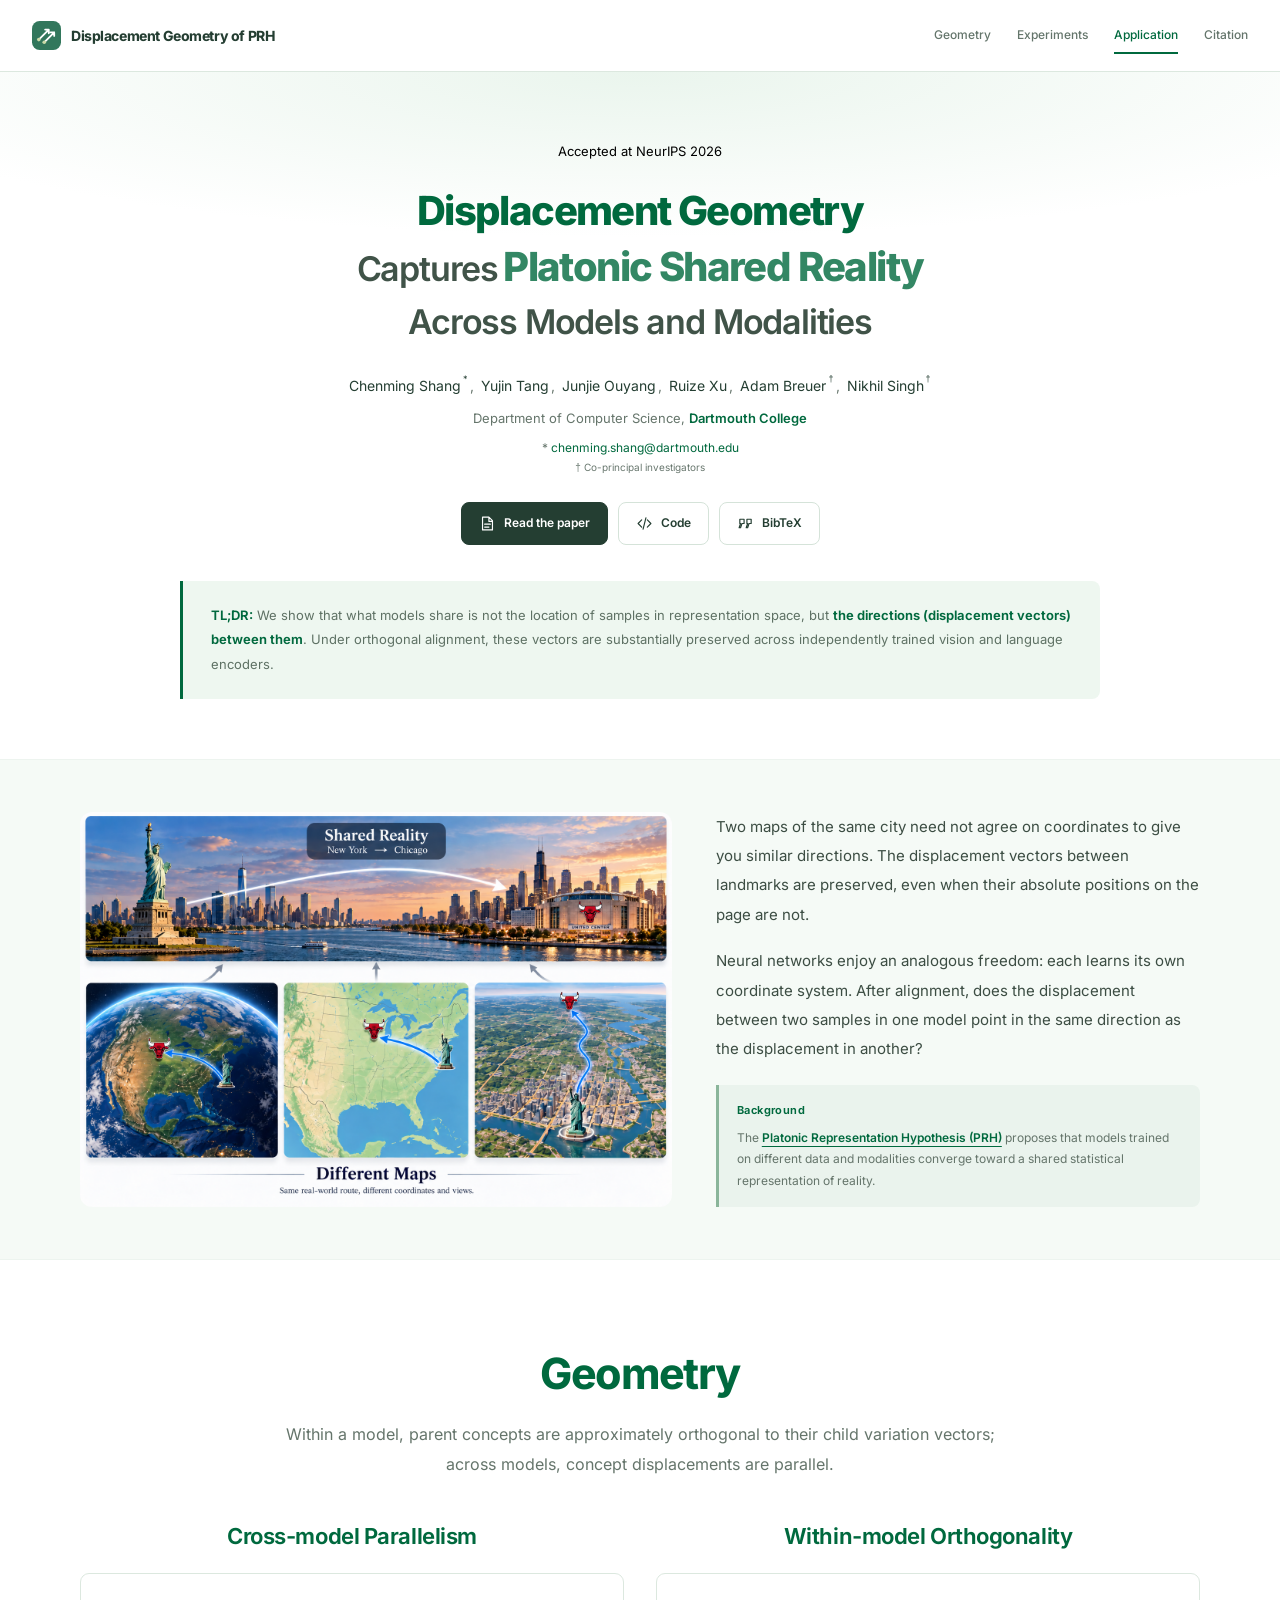
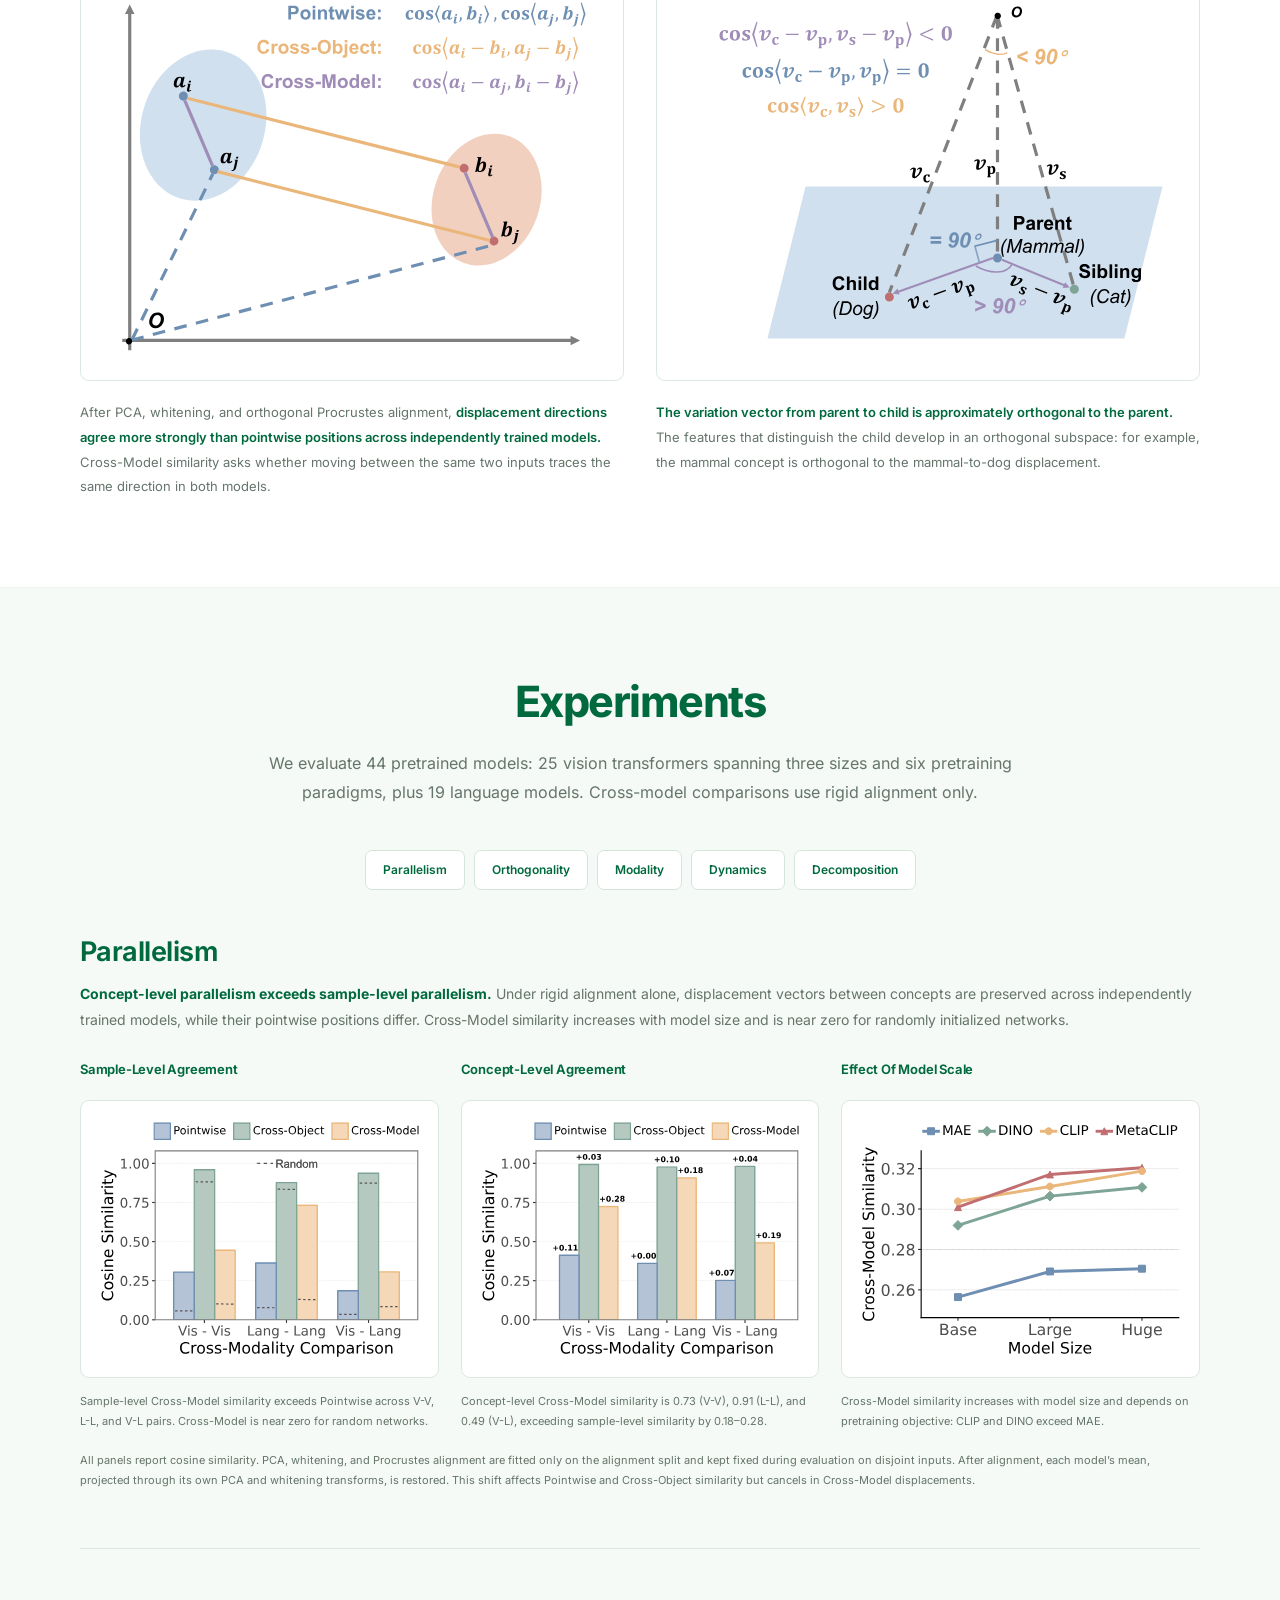
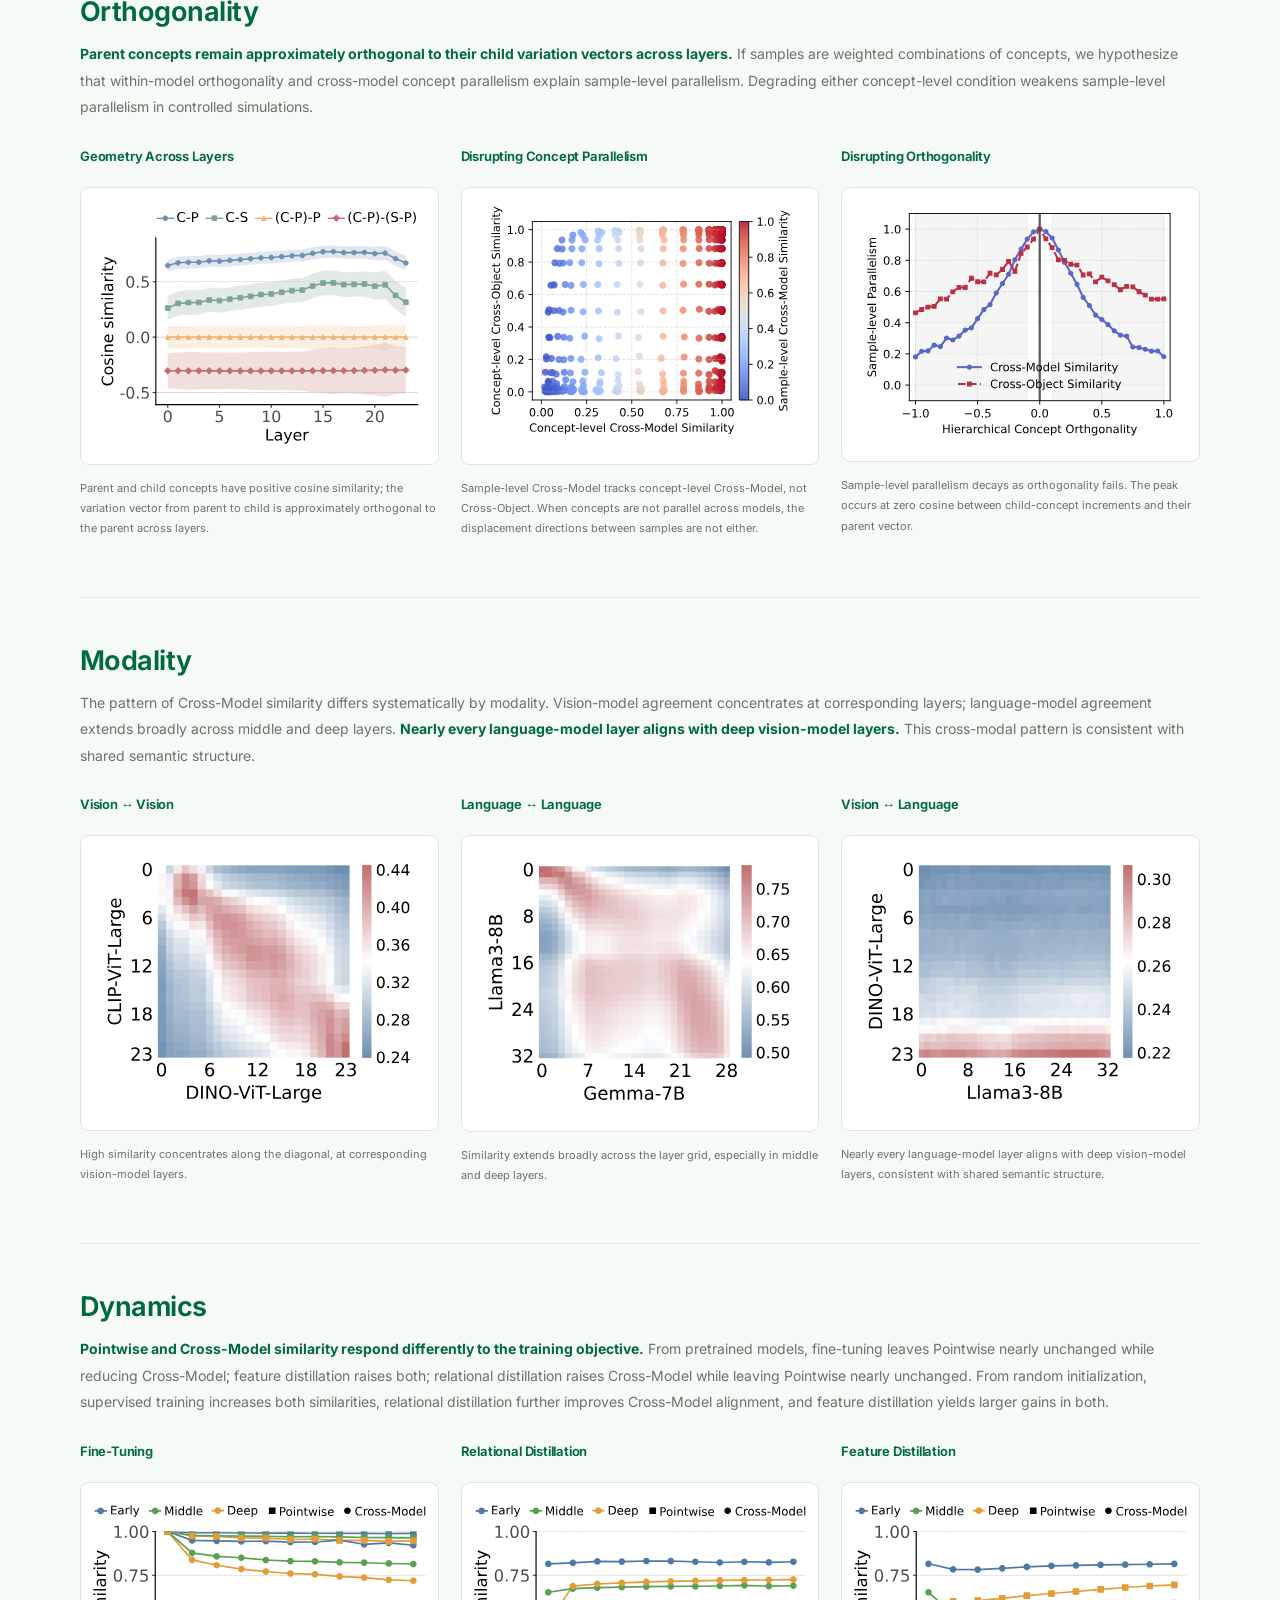
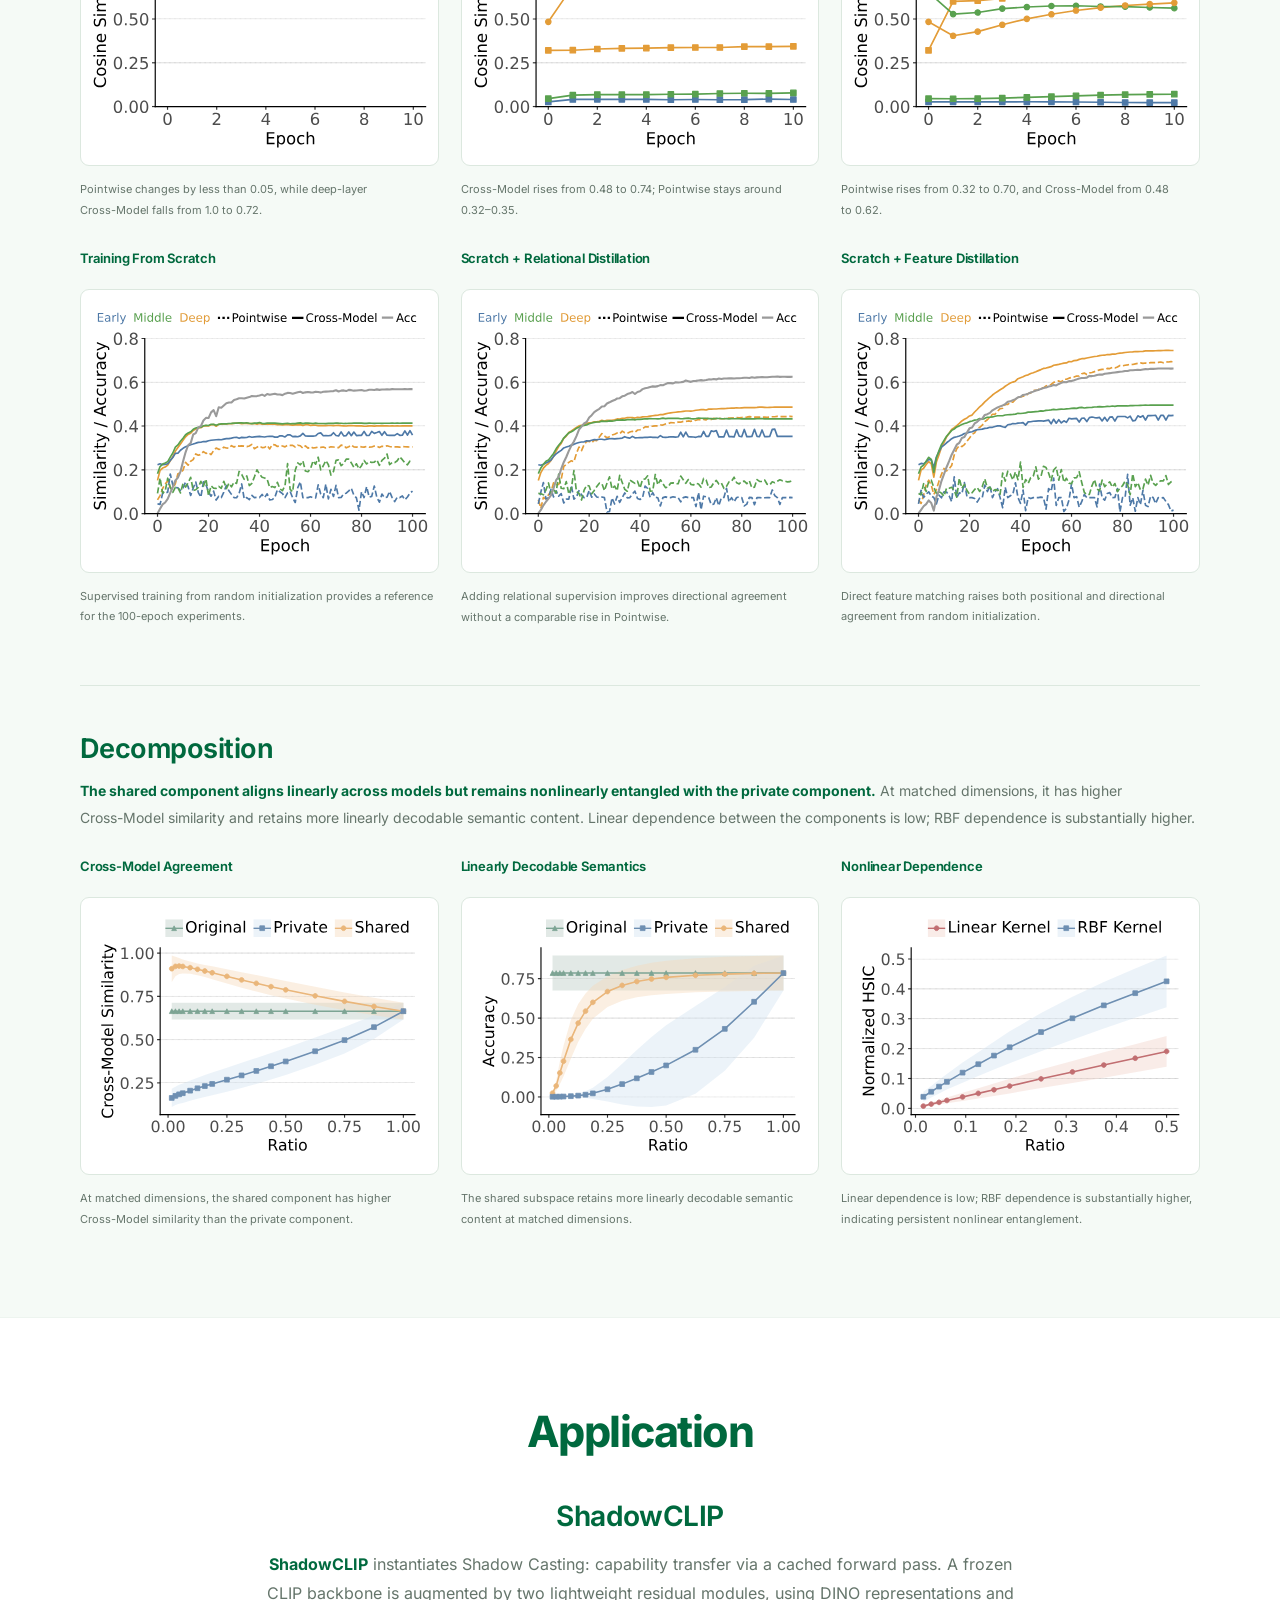
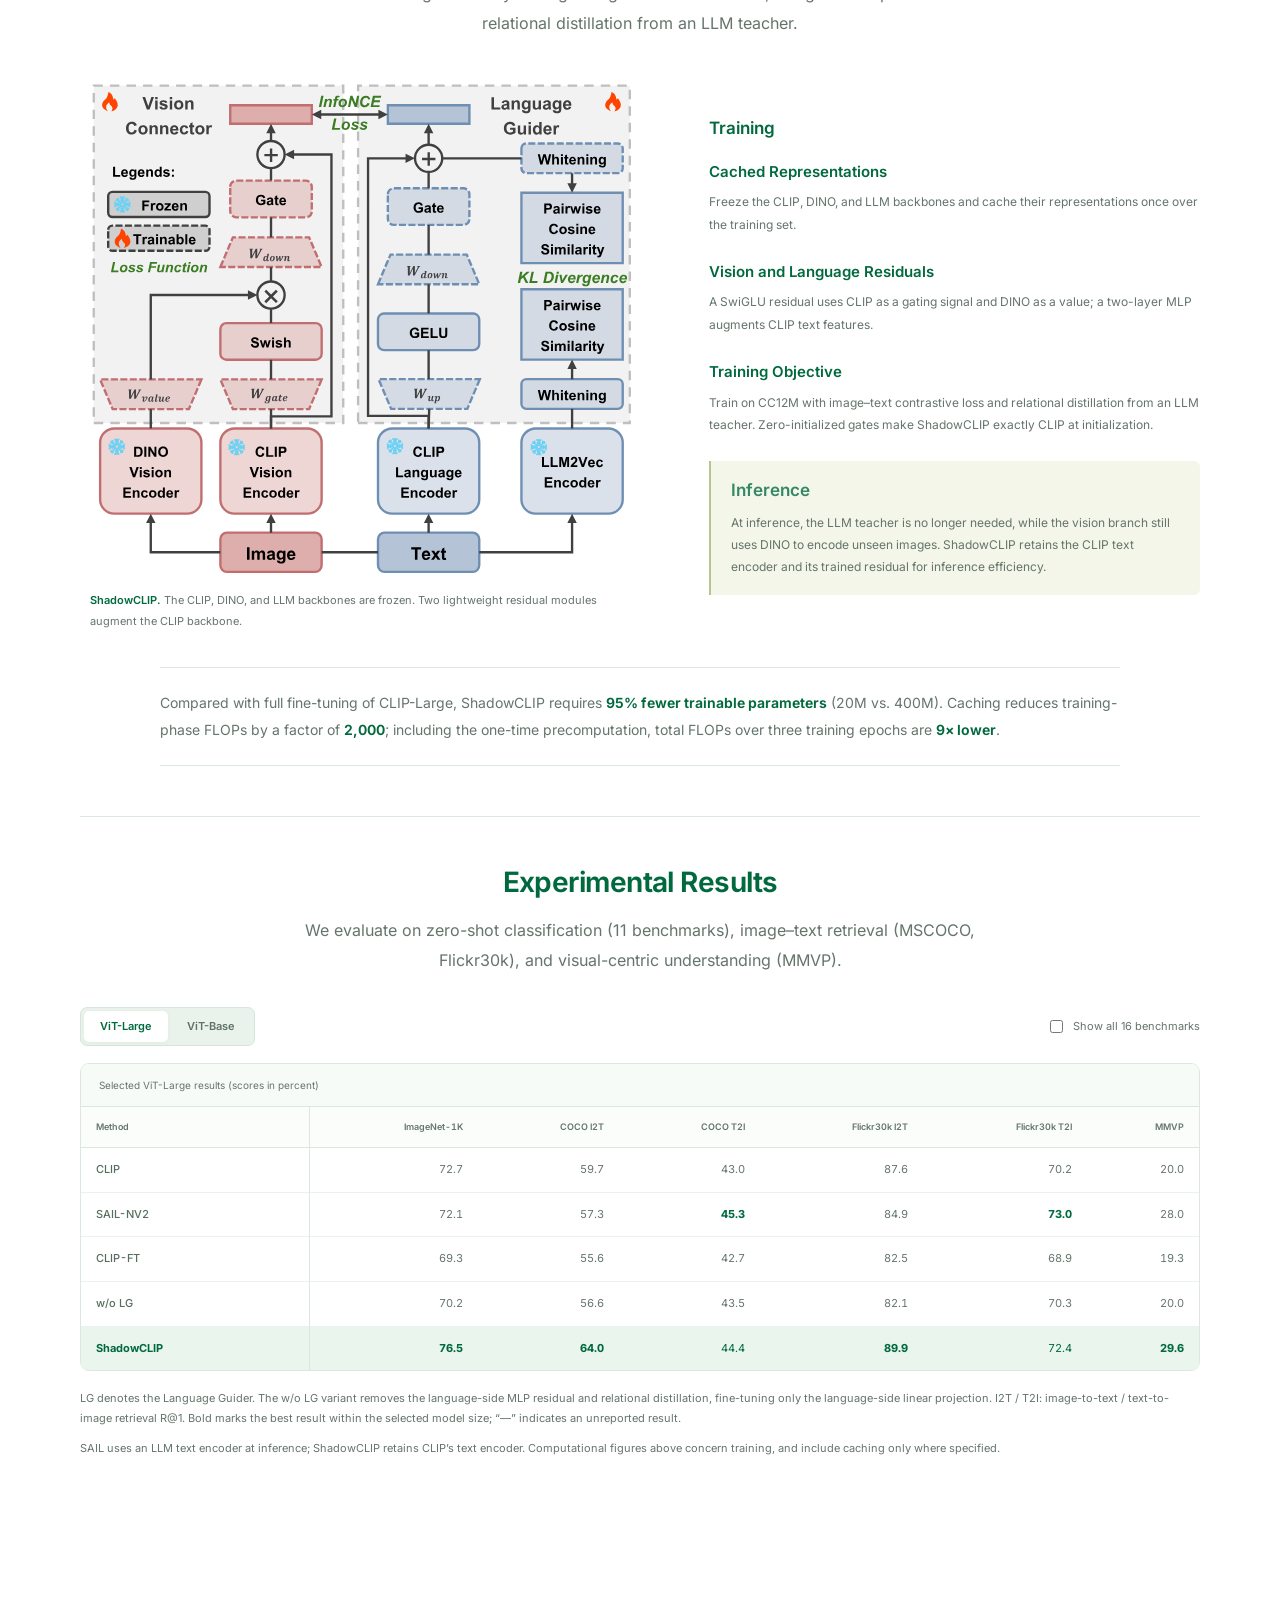
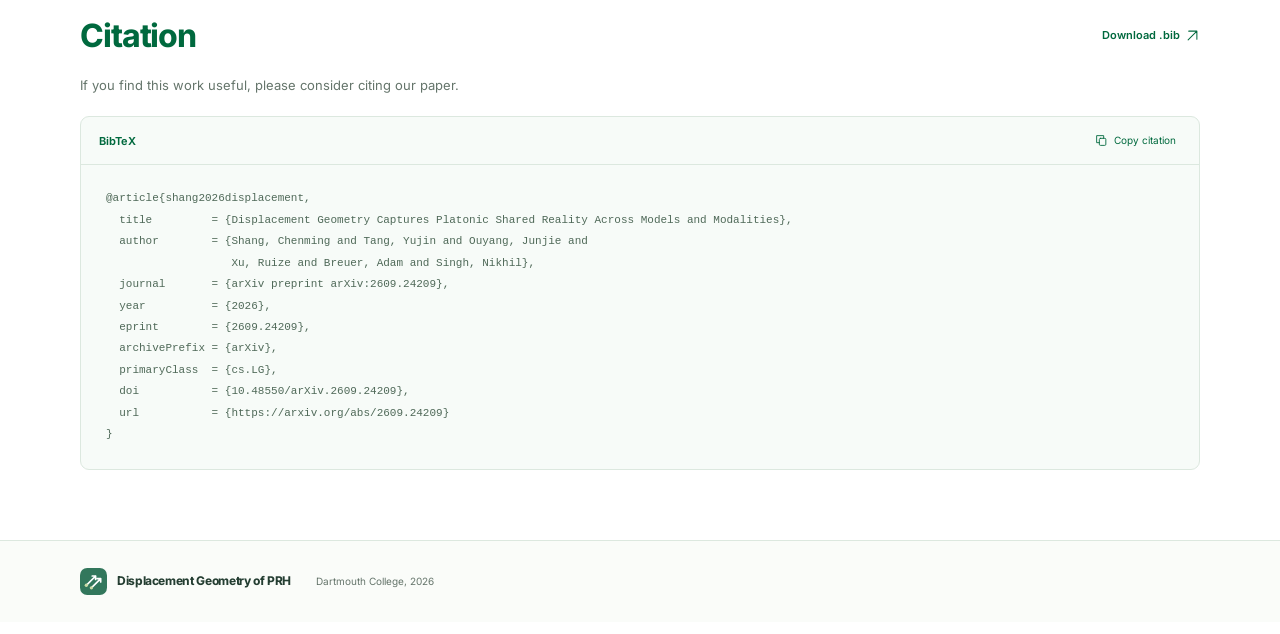
<file: index.html>
<!doctype html>
<html lang="en">
<head>
  <meta charset="utf-8">
  <meta name="viewport" content="width=device-width, initial-scale=1">
  <meta name="theme-color" content="#eaf5ed">
  <title>Displacement Geometry of PRH</title>
  <meta name="description" content="We show that what models share is not the location of samples in representation space, but the directions (displacement vectors) between them.">
  <link rel="canonical" href="https://helloscm.github.io/Platonic_Representation_Displacement/">
  <meta property="og:type" content="website">
  <meta property="og:url" content="https://helloscm.github.io/Platonic_Representation_Displacement/">
  <meta property="og:title" content="Displacement Geometry Captures Platonic Shared Reality Across Models and Modalities">
  <meta property="og:description" content="We show that what models share is not the location of samples in representation space, but the directions (displacement vectors) between them.">
  <meta property="og:image" content="https://helloscm.github.io/Platonic_Representation_Displacement/assets/social-preview.png?v=paper-editorial-20261030">
  <meta name="twitter:card" content="summary_large_image">
  <meta name="citation_title" content="Displacement Geometry Captures Platonic Shared Reality Across Models and Modalities">
  <meta name="citation_author" content="Chenming Shang">
  <meta name="citation_author" content="Yujin Tang">
  <meta name="citation_author" content="Junjie Ouyang">
  <meta name="citation_author" content="Ruize Xu">
  <meta name="citation_author" content="Adam Breuer">
  <meta name="citation_author" content="Nikhil Singh">
  <meta name="citation_publication_date" content="2026/09/21">
  <meta name="citation_pdf_url" content="https://arxiv.org/pdf/2609.24209">
  <link rel="icon" type="image/svg+xml" href="assets/favicon.svg?v=green-20261029">
  <link rel="preload" href="assets/fonts/inter-latin.woff2" as="font" type="font/woff2" crossorigin>
  <link rel="stylesheet" href="styles.css?v=natural-wrap-20261105">
  <script src="app.js?v=camera-ready-20261105" defer></script>
</head>
<body>
  <a class="skip-link" href="#main">Skip to content</a>
  <svg class="svg-defs" xmlns="http://www.w3.org/2000/svg" aria-hidden="true"><defs>
    <symbol id="icon-paper" viewBox="0 0 24 24"><path d="M7 3h7l5 5v13H5V3h2Zm7 0v6h5M8 13h8M8 17h6"/></symbol>
    <symbol id="icon-code" viewBox="0 0 24 24"><path d="m8 7-5 5 5 5m8-10 5 5-5 5M14 4l-4 16"/></symbol>
    <symbol id="icon-arrow" viewBox="0 0 24 24"><path d="M5 19 19 5M6 5h13v13"/></symbol>
    <symbol id="icon-copy" viewBox="0 0 24 24"><rect x="8" y="8" width="12" height="13" rx="2"/><path d="M16 8V3H3v13h5"/></symbol>
    <symbol id="icon-quote" viewBox="0 0 24 24"><path d="M4 6h6v6H7l-2 6H3l2-6H4V6Zm10 0h6v6h-3l-2 6h-2l2-6h-1V6Z"/></symbol>
  </defs></svg>

  <header class="site-header">
    <div class="nav-container">
      <a href="#top" class="brand"><img src="assets/favicon.svg?v=green-20261029" width="29" height="29" alt=""><span>Displacement Geometry of PRH</span></a>
      <button class="nav-toggle" aria-expanded="false" aria-controls="main-nav" aria-label="Open navigation"><span></span><span></span></button>
      <nav id="main-nav" aria-label="Main navigation">
        <a href="#geometry">Geometry</a><a href="#experiments">Experiments</a><a href="#application">Application</a><a href="#citation">Citation</a>
      </nav>
    </div>
  </header>

  <main id="main">
    <section class="hero section" id="top">
      <div class="container">
        <p class="venue">Accepted at NeurIPS 2026</p>
        <h1><strong class="title-main">Displacement Geometry</strong><span class="title-middle"><span class="title-connector">Captures</span> <strong class="title-platonic">Platonic Shared Reality</strong></span><span class="title-rest">Across Models and Modalities</span></h1>
        <div class="authors" aria-label="Authors">
          <a class="author-lead" href="https://helloscm.github.io/">Chenming Shang<sup>*</sup></a><span class="author-comma">,</span>
          <a href="https://yyyujintang.github.io/">Yujin Tang</a><span class="author-comma">,</span>
          <a href="https://jouyang08.github.io/">Junjie Ouyang</a><span class="author-comma">,</span>
          <a href="https://rick-xu315.github.io/">Ruize Xu</a><span class="author-comma">,</span>
          <a href="https://www.adambreuer.com/">Adam Breuer<sup>†</sup></a><span class="author-comma">,</span>
          <a href="https://nsingh1.host.dartmouth.edu/">Nikhil Singh<sup>†</sup></a>
        </div>
        <p class="affiliation">Department of Computer Science, <strong>Dartmouth College</strong></p>
        <p class="contact-note">* <a href="mailto:chenming.shang@dartmouth.edu">chenming.shang@dartmouth.edu</a></p>
        <p class="author-note">† Co-principal investigators</p>
        <div class="resource-links">
          <a class="button button-primary" href="https://arxiv.org/abs/2609.24209" target="_blank" rel="noopener"><svg><use href="#icon-paper"/></svg>Read the paper</a>
          <a class="button" href="https://github.com/HelloSCM/Platonic_Representation_Displacement" target="_blank" rel="noopener"><svg><use href="#icon-code"/></svg>Code</a>
          <a class="button" href="#citation"><svg><use href="#icon-quote"/></svg>BibTeX</a>
        </div>
        <div class="tldr"><p><strong>TL;DR:</strong> We show that what models share is not the location of samples in representation space, but <strong>the directions (displacement vectors) between them</strong>. Under orthogonal alignment, these vectors are substantially preserved across independently trained vision and language encoders.</p></div>

      </div>
    </section>

    <section class="section section-tinted opening-section" id="metaphor">
      <div class="container">
        
        <div class="opening-layout"><figure class="metaphor-figure"><img src="assets/metaphor.png" width="1536" height="1024" alt="The same New York–Chicago journey shown on different maps and in different coordinate systems."></figure>
        
        <div class="opening-copy"><p><strong>Two maps of the same city need not agree on coordinates to give you similar directions.</strong> The displacement vectors between landmarks are preserved, even when their absolute positions on the page are not.</p><p>Neural networks enjoy an analogous freedom: each learns its own coordinate system. After alignment, does the displacement between two samples in one model point in the same direction as the displacement in another?</p><aside class="prh-tip" aria-label="Background on the Platonic Representation Hypothesis"><span class="prh-tip-label">Background</span><p>The <a href="https://phillipi.github.io/prh/" target="_blank" rel="noopener">Platonic Representation Hypothesis (PRH)</a> proposes that models trained on different data and modalities converge toward a shared statistical representation of reality.</p></aside></div>
        </div>
      </div>
    </section>
    <section class="section" id="geometry">
      <div class="container">
        <div class="section-heading"><h2>Geometry</h2><p>Within a model, parent concepts are approximately orthogonal to their child variation vectors; across models, concept displacements are parallel.</p></div>
        <div class="geometry-pair two-up">
          <article class="geometry-card"><h3>Cross-model Parallelism</h3><figure>
      
      <div class="figure-frame"><img src="assets/figures/metric_schematic.svg" loading="lazy" alt="Pointwise compares aligned representations, Cross-Object compares model offsets, and Cross-Model compares displacement directions."></div>
      <figcaption>After PCA, whitening, and orthogonal Procrustes alignment, <strong>displacement directions agree more strongly than pointwise positions across independently trained models.</strong> Cross-Model similarity asks whether moving between the same two inputs traces the same direction in both models.</figcaption>
    </figure></article><article class="geometry-card"><h3>Within-model Orthogonality</h3><figure>
      
      <div class="figure-frame"><img src="assets/figures/concept_geometry.svg" loading="lazy" alt="the parent mammal concept is orthogonal to the child increments toward dog and cat."></div>
      <figcaption><strong>The variation vector from parent to child is approximately orthogonal to the parent.</strong> The features that distinguish the child develop in an orthogonal subspace: for example, the mammal concept is orthogonal to the mammal-to-dog displacement.</figcaption>
    </figure></article></div>
      </div>
    </section>
    <section class="section section-tinted" id="experiments">
      <div class="container">
        <div class="section-heading"><h2>Experiments</h2><p>We evaluate 44 pretrained models: 25 vision transformers spanning three sizes and six pretraining paradigms, plus 19 language models. Cross-model comparisons use rigid alignment only.</p></div>
        <nav class="experiment-nav" aria-label="Experiment parts"><a href="#parallelism">Parallelism</a><a href="#orthogonality">Orthogonality</a><a href="#modality">Modality</a><a href="#dynamics">Dynamics</a><a href="#decomposition">Decomposition</a></nav>
<section class="experiment-part" id="parallelism" aria-labelledby="parallelism-title">
      <div class="experiment-heading"><div><h3 id="parallelism-title">Parallelism</h3><p><strong class="accent-text">Concept-level parallelism exceeds sample-level parallelism.</strong> Under rigid alignment alone, displacement vectors between concepts are preserved across independently trained models, while their pointwise positions differ. <span class="metric-name">Cross-Model</span> similarity increases with model size and is near zero for randomly initialized networks.</p></div></div>
      <div class="figure-grid three-up"><figure>
      <div class="plot-heading"><h4>Sample-Level Agreement</h4></div>
      <div class="figure-frame"><img src="assets/figures/sample_modality.svg" loading="lazy" alt="Sample-level Pointwise, Cross-Object, and Cross-Model cosine similarities across modality groups."></div>
      <figcaption>Sample-level <span class="metric-name">Cross-Model</span> similarity exceeds Pointwise across V-V, L-L, and V-L pairs. <span class="metric-name">Cross-Model</span> is near zero for random networks.</figcaption>
    </figure><figure>
      <div class="plot-heading"><h4>Concept-Level Agreement</h4></div>
      <div class="figure-frame"><img src="assets/figures/concept_modality.svg" loading="lazy" alt="Concept-level directional agreement is stronger than sample-level agreement."></div>
      <figcaption>Concept-level <span class="metric-name">Cross-Model</span> similarity is 0.73 (V-V), 0.91 (L-L), and 0.49 (V-L), exceeding sample-level similarity by 0.18–0.28.</figcaption>
    </figure><figure>
      <div class="plot-heading"><h4>Effect Of Model Scale</h4></div>
      <div class="figure-frame"><img src="assets/figures/sample_size.svg" loading="lazy" alt="Cross-Model similarity by model size for MAE, DINO, CLIP, and MetaCLIP."></div>
      <figcaption><span class="metric-name">Cross-Model</span> similarity increases with model size and depends on pretraining objective: CLIP and DINO exceed MAE.</figcaption>
    </figure></div>
      <p class="data-note">All panels report cosine similarity. PCA, whitening, and Procrustes alignment are fitted only on the alignment split and kept fixed during evaluation on disjoint inputs. After alignment, each model’s mean, projected through its own PCA and whitening transforms, is restored. This shift affects Pointwise and <span class="metric-name">Cross-Object</span> similarity but cancels in <span class="metric-name">Cross-Model</span> displacements.</p>
    </section>
    <section class="experiment-part" id="orthogonality" aria-labelledby="orthogonality-title">
      <div class="experiment-heading"><div><h3 id="orthogonality-title">Orthogonality</h3><p><strong class="accent-text">Parent concepts remain approximately orthogonal to their child variation vectors across layers.</strong> If samples are weighted combinations of concepts, we hypothesize that within-model orthogonality and cross-model concept parallelism explain sample-level parallelism. Degrading either concept-level condition weakens sample-level parallelism in controlled simulations.</p></div></div>
      <div class="figure-grid orthogonality-grid"><figure>
      <div class="plot-heading"><h4>Geometry Across Layers</h4></div>
      <div class="figure-frame"><img src="assets/figures/concept_layer.svg" loading="lazy" alt="Cosine similarities for parent, child, sibling, and their displacements across transformer layers."></div>
      <figcaption>Parent and child concepts have positive cosine similarity; the variation vector from parent to child is approximately orthogonal to the parent across layers.</figcaption>
    </figure><figure>
      <div class="plot-heading"><h4>Disrupting Concept Parallelism</h4></div>
      <div class="figure-frame"><img src="assets/figures/failure_parallel.svg" loading="lazy" alt="Simulation heatmap showing sample-level agreement decreasing as concept-level parallelism is weakened."></div>
      <figcaption>Sample-level <span class="metric-name">Cross-Model</span> tracks concept-level <span class="metric-name">Cross-Model</span>, not <span class="metric-name">Cross-Object</span>. When concepts are not parallel across models, the displacement directions between samples are not either.</figcaption>
    </figure><figure>
      <div class="plot-heading"><h4>Disrupting Orthogonality</h4></div>
      <div class="figure-frame"><img src="assets/figures/failure_orthogonal.svg" loading="lazy" alt="Simulation curves showing sample-level agreement falling when concept increments cease to be orthogonal to parents."></div>
      <figcaption>Sample-level parallelism decays as orthogonality fails. The peak occurs at zero cosine between child-concept increments and their parent vector.</figcaption>
    </figure></div>
    </section><section class="experiment-part" id="modality" aria-labelledby="modality-title">
      <div class="experiment-heading"><div><h3 id="modality-title">Modality</h3><p>The pattern of <span class="metric-name">Cross-Model</span> similarity differs systematically by modality. Vision-model agreement concentrates at corresponding layers; language-model agreement extends broadly across middle and deep layers. <strong class="accent-text">Nearly every language-model layer aligns with deep vision-model layers.</strong> This cross-modal pattern is consistent with shared semantic structure.</p></div></div>
      <div class="figure-grid three-up"><figure>
      <div class="plot-heading"><h4>Vision ↔ Vision</h4></div>
      <div class="figure-frame"><img src="assets/figures/sample_vv.svg" loading="lazy" alt="Layer-wise Cross-Model similarity between CLIP-ViT-Large and DINO-ViT-Large."></div>
      <figcaption>High similarity concentrates along the diagonal, at corresponding vision-model layers.</figcaption>
    </figure><figure>
      <div class="plot-heading"><h4>Language ↔ Language</h4></div>
      <div class="figure-frame"><img src="assets/figures/sample_ll.svg" loading="lazy" alt="Layer-wise Cross-Model similarity between Llama3-8B and Gemma-7B."></div>
      <figcaption>Similarity extends broadly across the layer grid, especially in middle and deep layers.</figcaption>
    </figure><figure>
      <div class="plot-heading"><h4>Vision ↔ Language</h4></div>
      <div class="figure-frame"><img src="assets/figures/sample_vl.svg" loading="lazy" alt="Layer-wise Cross-Model similarity between DINO-ViT-Large and Llama3-8B."></div>
      <figcaption>Nearly every language-model layer aligns with deep vision-model layers, consistent with shared semantic structure.</figcaption>
    </figure></div>
    </section><section class="experiment-part" id="dynamics" aria-labelledby="dynamics-title">
      <div class="experiment-heading"><div><h3 id="dynamics-title">Dynamics</h3><p><strong class="accent-text">Pointwise and <span class="metric-name">Cross-Model</span> similarity respond differently to the training objective.</strong> From pretrained models, fine-tuning leaves Pointwise nearly unchanged while reducing <span class="metric-name">Cross-Model</span>; feature distillation raises both; relational distillation raises <span class="metric-name">Cross-Model</span> while leaving Pointwise nearly unchanged. From random initialization, supervised training increases both similarities, relational distillation further improves <span class="metric-name">Cross-Model</span> alignment, and feature distillation yields larger gains in both.</p></div></div>
      <div class="figure-grid dynamics-grid"><figure>
      <div class="plot-heading"><h4>Fine-Tuning</h4></div>
      <div class="figure-frame"><img src="assets/figures/dynamics_finetune.svg" loading="lazy" alt="Ten-epoch fine-tuning trajectories of Pointwise and Cross-Model similarity."></div>
      <figcaption>Pointwise changes by less than 0.05, while deep-layer <span class="metric-name">Cross-Model</span> falls from 1.0 to 0.72.</figcaption>
    </figure><figure>
      <div class="plot-heading"><h4>Relational Distillation</h4></div>
      <div class="figure-frame"><img src="assets/figures/dynamics_rkd.svg" loading="lazy" alt="Relational distillation improves directional agreement while Pointwise remains nearly unchanged."></div>
      <figcaption><span class="metric-name">Cross-Model</span> rises from 0.48 to 0.74; Pointwise stays around 0.32–0.35.</figcaption>
    </figure><figure>
      <div class="plot-heading"><h4>Feature Distillation</h4></div>
      <div class="figure-frame"><img src="assets/figures/dynamics_fkd.svg" loading="lazy" alt="Feature distillation increases both Pointwise and Cross-Model agreement."></div>
      <figcaption>Pointwise rises from 0.32 to 0.70, and <span class="metric-name">Cross-Model</span> from 0.48 to 0.62.</figcaption>
    </figure><figure>
      <div class="plot-heading"><h4>Training From Scratch</h4></div>
      <div class="figure-frame"><img src="assets/figures/scratch_raw.svg" loading="lazy" alt="Pointwise, Cross-Model, and classification accuracy during supervised training from scratch."></div>
      <figcaption>Supervised training from random initialization provides a reference for the 100-epoch experiments.</figcaption>
    </figure><figure>
      <div class="plot-heading"><h4>Scratch + Relational Distillation</h4></div>
      <div class="figure-frame"><img src="assets/figures/scratch_rkd.svg" loading="lazy" alt="Training from scratch with relational distillation preferentially increases Cross-Model similarity."></div>
      <figcaption>Adding relational supervision improves directional agreement without a comparable rise in Pointwise.</figcaption>
    </figure><figure>
      <div class="plot-heading"><h4>Scratch + Feature Distillation</h4></div>
      <div class="figure-frame"><img src="assets/figures/scratch_fkd.svg" loading="lazy" alt="Training from scratch with feature distillation increases Pointwise and Cross-Model similarity."></div>
      <figcaption>Direct feature matching raises both positional and directional agreement from random initialization.</figcaption>
    </figure></div>
    </section><section class="experiment-part" id="decomposition" aria-labelledby="decomposition-title">
      <div class="experiment-heading"><div><h3 id="decomposition-title">Decomposition</h3><p><strong class="accent-text">The shared component aligns linearly across models but remains nonlinearly entangled with the private component.</strong> At matched dimensions, it has higher <span class="metric-name">Cross-Model</span> similarity and retains more linearly decodable semantic content. Linear dependence between the components is low; RBF dependence is substantially higher.</p></div></div>
      <div class="figure-grid three-up"><figure>
      <div class="plot-heading"><h4><span class="metric-name">Cross-Model</span> Agreement</h4></div>
      <div class="figure-frame"><img src="assets/figures/disentangle_cross.svg" loading="lazy" alt="Cross-Model similarity in original, shared, and private representations as subspace dimension varies."></div>
      <figcaption>At matched dimensions, the shared component has higher <span class="metric-name">Cross-Model</span> similarity than the private component.</figcaption>
    </figure><figure>
      <div class="plot-heading"><h4>Linearly Decodable Semantics</h4></div>
      <div class="figure-frame"><img src="assets/figures/disentangle_lp.svg" loading="lazy" alt="ImageNet linear-probe accuracy in original, shared, and private subspaces."></div>
      <figcaption>The shared subspace retains more linearly decodable semantic content at matched dimensions.</figcaption>
    </figure><figure>
      <div class="plot-heading"><h4>Nonlinear Dependence</h4></div>
      <div class="figure-frame"><img src="assets/figures/disentangle_hsic.svg" loading="lazy" alt="Normalized HSIC between shared and private components using linear and RBF kernels."></div>
      <figcaption>Linear dependence is low; RBF dependence is substantially higher, indicating persistent nonlinear entanglement.</figcaption>
    </figure></div>
    </section>      </div>
    </section>
    <section class="section" id="application">
      <div class="container">
        <div class="section-heading"><h2>Application</h2></div>
        <div class="section-heading application-part-heading"><h3>ShadowCLIP</h3><p><strong>ShadowCLIP</strong> instantiates Shadow Casting: capability transfer via a cached forward pass. A frozen CLIP backbone is augmented by two lightweight residual modules, using DINO representations and relational distillation from an LLM teacher.</p></div>
        <div class="shadow-layout"><figure class="architecture"><div class="figure-frame"><img src="assets/figures/framework.svg" loading="lazy" width="689" height="629" alt="ShadowCLIP architecture: a gated SwiGLU combines frozen CLIP and DINO visual features; a residual MLP on CLIP text features receives relational distillation from LLM2Vec."></div><figcaption><strong>ShadowCLIP.</strong> The CLIP, DINO, and LLM backbones are frozen. Two lightweight residual modules augment the CLIP backbone.</figcaption></figure><div class="shadow-steps"><section class="training-phase" aria-labelledby="training-phase-title"><h3 class="phase-label" id="training-phase-title">Training</h3><div class="training-step"><div><h4>Cached Representations</h4><p>Freeze the CLIP, DINO, and LLM backbones and cache their representations once over the training set.</p></div></div><div class="training-step"><div><h4>Vision and Language Residuals</h4><p>A SwiGLU residual uses CLIP as a gating signal and DINO as a value; a two-layer MLP augments CLIP text features.</p></div></div><div class="training-step"><div><h4>Training Objective</h4><p>Train on CC12M with image–text contrastive loss and relational distillation from an LLM teacher. Zero-initialized gates make ShadowCLIP exactly CLIP at initialization.</p></div></div></section><section class="inference-note" aria-labelledby="inference-phase-title"><h3 class="phase-label" id="inference-phase-title">Inference</h3><p>At inference, the LLM teacher is no longer needed, while the vision branch still uses DINO to encode unseen images. ShadowCLIP retains the CLIP text encoder and its trained residual for inference efficiency.</p></section></div></div>
        <p class="compute-note">Compared with full fine-tuning of CLIP-Large, ShadowCLIP requires <strong>95% fewer trainable parameters</strong> (20M vs. 400M). Caching reduces training-phase FLOPs by a factor of <strong>2,000</strong>; including the one-time precomputation, total FLOPs over three training epochs are <strong>9× lower</strong>.</p>
        <div class="application-results" id="results">
        <div class="section-heading"><h3>Experimental Results</h3><p>We evaluate on zero-shot classification (11 benchmarks), image–text retrieval (MSCOCO, Flickr30k), and visual-centric understanding (MMVP).</p></div>
        <div class="results-toolbar"><div class="segmented" role="tablist" aria-label="ShadowCLIP backbone"><button role="tab" id="large-tab" aria-selected="true" aria-controls="results-panel" data-variant="large" tabindex="0">ViT-Large</button><button role="tab" id="base-tab" aria-selected="false" aria-controls="results-panel" data-variant="base" tabindex="-1">ViT-Base</button></div><label class="table-toggle"><input type="checkbox" id="full-results"> Show all 16 benchmarks</label></div>
        <div id="results-panel" role="tabpanel" aria-labelledby="large-tab"><div class="table-scroll" tabindex="0" role="region" aria-label="ShadowCLIP results table, scroll horizontally for all benchmarks"><table id="results-table"><caption>Selected ViT-Large results (scores in percent)</caption><thead><tr><th scope="col">Method</th><th scope="col">ImageNet-1K</th><th scope="col">COCO I2T</th><th scope="col">COCO T2I</th><th scope="col">Flickr30k I2T</th><th scope="col">Flickr30k T2I</th><th scope="col">MMVP</th></tr></thead><tbody><tr><th scope="row">CLIP</th><td>72.7</td><td>59.7</td><td>43.0</td><td>87.6</td><td>70.2</td><td>20.0</td></tr><tr><th scope="row">SAIL-NV2</th><td>72.1</td><td>57.3</td><td class="best">45.3</td><td>84.9</td><td class="best">73.0</td><td>28.0</td></tr><tr><th scope="row">CLIP-FT</th><td>69.3</td><td>55.6</td><td>42.7</td><td>82.5</td><td>68.9</td><td>19.3</td></tr><tr><th scope="row">w/o LG</th><td>70.2</td><td>56.6</td><td>43.5</td><td>82.1</td><td>70.3</td><td>20.0</td></tr><tr class="ours"><th scope="row">ShadowCLIP</th><td class="best">76.5</td><td class="best">64.0</td><td>44.4</td><td class="best">89.9</td><td>72.4</td><td class="best">29.6</td></tr></tbody></table></div></div>
        <p class="data-note">LG denotes the Language Guider. The w/o LG variant removes the language-side MLP residual and relational distillation, fine-tuning only the language-side linear projection. I2T / T2I: image-to-text / text-to-image retrieval R@1. Bold marks the best result within the selected model size; “—” indicates an unreported result.</p><p class="results-context">SAIL uses an LLM text encoder at inference; ShadowCLIP retains CLIP’s text encoder. Computational figures above concern training, and include caching only where specified.</p>
        </div>
      </div>
    </section>
    <section class="section citation-section" id="citation">
      <div class="container">
        <div class="citation-heading"><div><h2>Citation</h2></div><a class="text-link" href="citation.bib" download>Download .bib <svg><use href="#icon-arrow"/></svg></a></div>
        <p class="citation-intro">If you find this work useful, please consider citing our paper.</p>
        <div class="citation-box"><div class="code-toolbar"><span>BibTeX</span><button id="copy-citation" type="button"><svg><use href="#icon-copy"/></svg><span>Copy citation</span></button></div><pre><code id="bibtex">@article{shang2026displacement,
  title         = {Displacement Geometry Captures Platonic Shared Reality Across Models and Modalities},
  author        = {Shang, Chenming and Tang, Yujin and Ouyang, Junjie and
                   Xu, Ruize and Breuer, Adam and Singh, Nikhil},
  journal       = {arXiv preprint arXiv:2609.24209},
  year          = {2026},
  eprint        = {2609.24209},
  archivePrefix = {arXiv},
  primaryClass  = {cs.LG},
  doi           = {10.48550/arXiv.2609.24209},
  url           = {https://arxiv.org/abs/2609.24209}
}</code></pre></div><p id="copy-status" class="sr-only" role="status" aria-live="polite"></p>
      </div>
    </section>
  </main>

  <footer><div class="container footer-inner"><a class="brand" href="#top"><img src="assets/favicon.svg?v=green-20261029" alt="" width="27" height="27"><span>Displacement Geometry of PRH</span></a><p>Dartmouth College, 2026</p></div></footer>

  <noscript><p class="noscript-note">The paper, figures, and ViT-Large results are available without JavaScript. Enable JavaScript to switch result views and copy the citation.</p></noscript>
</body>
</html>
</file>
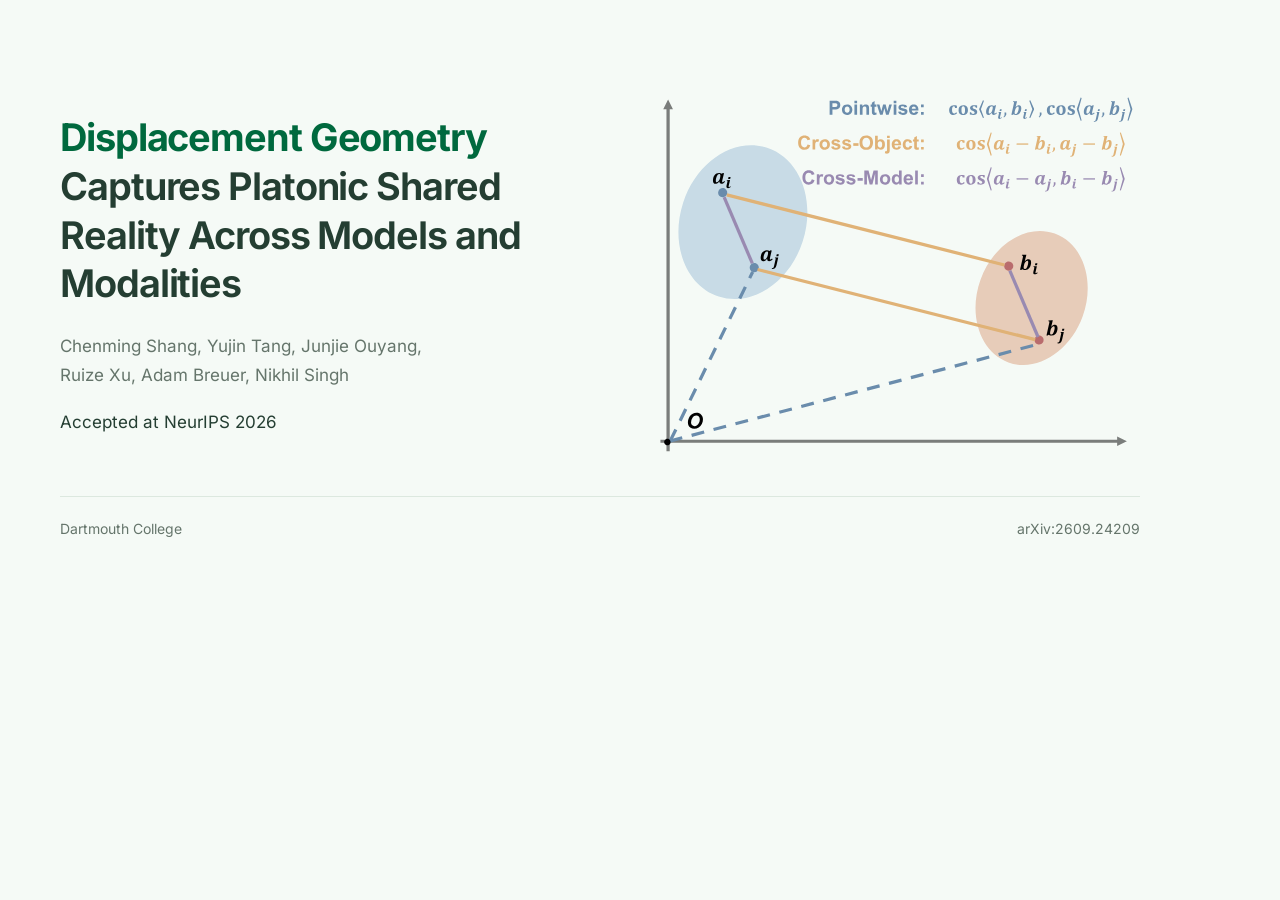
<file: scripts/social-card.html>
<!doctype html><html lang="en"><meta charset="utf-8"><title>Displacement Geometry — social preview</title><style>
@font-face{font-family:Inter;src:url('../assets/fonts/inter-latin.woff2');font-weight:400 800}*{box-sizing:border-box}body{margin:0;width:1200px;height:630px;background:#f5faf6;color:#243e32;font-family:Inter,sans-serif;padding:54px 60px;overflow:hidden}main{display:grid;grid-template-columns:1.12fr 1fr;gap:40px;align-items:center;height:442px}h1{font-size:38px;line-height:1.28;letter-spacing:-1.1px;margin:0 0 24px;font-weight:650}h1 strong{color:#00693e;font-weight:700}p{font-size:17px;line-height:1.7;color:#65756b;margin:0}main img{width:100%;mix-blend-mode:multiply}footer{border-top:1px solid #dce8df;padding-top:23px;display:flex;justify-content:space-between;gap:20px;font-size:14px;color:#65756b}.venue{margin-top:18px;color:#243e32}
</style><main><div><h1><strong>Displacement Geometry</strong> Captures Platonic Shared Reality Across Models and Modalities</h1><p>Chenming Shang, Yujin Tang, Junjie Ouyang,<br>Ruize Xu, Adam Breuer, Nikhil Singh</p><p class="venue">Accepted at NeurIPS 2026</p></div><img src="../assets/figures/metric_schematic.svg" alt="Displacement geometry across two models"></main><footer><span>Dartmouth College</span><span>arXiv:2609.24209</span></footer></html>
</file>
<file: styles.css>
@font-face{font-family:Inter;src:url('assets/fonts/inter-latin.woff2') format('woff2');font-style:normal;font-weight:400 800;font-display:swap}
:root{--ink:#243e32;--text:#3c4d43;--muted:#65756b;--accent:#00693e;--accent-soft:#eaf5ed;--accent-secondary:#338764;--accent-secondary-soft:#f3f6e9;--line:#dce8df;--blue:#7da99e;--paper:#fff;--tint:#f5faf6;--max:1120px;--header:72px}
*{box-sizing:border-box}html{scroll-behavior:smooth;scroll-padding-top:calc(var(--header) + 24px);-webkit-text-size-adjust:100%}body{margin:0;background:var(--paper);color:var(--text);font-family:Inter,-apple-system,BlinkMacSystemFont,"Segoe UI",sans-serif;line-height:1.7;font-size:16px}button,input{font:inherit}button,a{-webkit-tap-highlight-color:transparent}button{color:inherit}a{color:var(--accent);text-underline-offset:4px;text-decoration-thickness:1px}a:hover{color:var(--ink)}button{cursor:pointer}button:disabled{cursor:default}button:focus-visible,a:focus-visible,input:focus-visible,summary:focus-visible,[tabindex]:focus-visible{outline:3px solid #70a88c;outline-offset:5px}img{display:block;max-width:100%;height:auto}figure{margin:0;min-width:0}p{margin:0 0 1.1rem}h1,h2,h3{color:var(--ink);line-height:1.18;letter-spacing:-.035em;margin:0}h2{font-size:clamp(30px,3.5vw,43px);font-weight:750}h3{font-size:18px;font-weight:650;letter-spacing:-.02em}svg{width:20px;height:20px;fill:none;stroke:currentColor;stroke-width:1.65;stroke-linecap:round;stroke-linejoin:round;flex:none}.svg-defs{position:absolute;width:0;height:0;overflow:hidden}.container{width:min(calc(100% - 64px),var(--max));margin-inline:auto}.section{padding:88px 0;scroll-margin-top:0}.section-tinted{background:var(--tint);border-block:1px solid #edf4ef}.eyebrow{font-size:11px;text-transform:uppercase;font-weight:700;letter-spacing:.16em;color:var(--accent);margin:0 0 16px}.section-heading{text-align:center;max-width:780px;margin:0 auto 42px}.section-heading h2{margin-bottom:22px}.section-heading>p:last-child{font-size:16px;line-height:1.85;color:var(--muted);max-width:755px;margin:0 auto}.accent-text{color:var(--accent)}.data-note{font-size:11px;line-height:1.8;color:var(--muted);margin:18px 0 0}.method-note{font-size:11px;color:var(--muted);text-align:center;max-width:850px;margin:22px auto 0;line-height:1.75}.sr-only{position:absolute;width:1px;height:1px;padding:0;margin:-1px;overflow:hidden;clip:rect(0,0,0,0);white-space:nowrap;border:0}.skip-link{position:fixed;left:16px;top:-70px;z-index:1000;background:var(--ink);color:white;padding:10px 18px;border-radius:8px}.skip-link:focus{top:12px}
/* Navigation */
.site-header{height:var(--header);position:sticky;top:0;z-index:40;border-bottom:1px solid var(--line);background:#ffffffed;backdrop-filter:blur(16px)}.nav-container{height:100%;width:min(calc(100% - 64px),1280px);margin:auto;display:flex;align-items:center;justify-content:space-between;gap:24px}.brand{display:flex;align-items:center;gap:10px;text-decoration:none;color:var(--ink);white-space:nowrap;font-size:14px;font-weight:750;letter-spacing:-.03em}.brand img{flex:none}.site-header nav{display:flex;align-items:center;gap:26px}.site-header nav a{text-decoration:none;color:#64756b;font-size:12px;font-weight:500;position:relative;padding:24px 0}.site-header nav a:hover,.site-header nav a.active{color:var(--accent)}.site-header nav a.active:after{content:"";height:2px;position:absolute;bottom:16px;left:0;right:0;background:var(--accent)}.nav-toggle{display:none;background:none;border:1px solid var(--line);height:36px;width:40px;border-radius:7px;padding:9px}.nav-toggle span{display:block;background:var(--ink);height:2px;margin:4px 0}
/* Opening */
.hero{padding-top:68px;padding-bottom:60px;background:radial-gradient(ellipse 65% 24% at 50% 0%,#eaf5ed 0%,#fff0 100%)}.hero-eyebrow{display:flex;align-items:center;justify-content:center;gap:10px;font-size:10px;margin-bottom:23px}.eyebrow-line{height:1px;width:24px;background:#9cbea8}.hero h1{text-align:center;max-width:1050px;margin:0 auto;font-weight:700}.title-main{display:block;color:var(--ink);font-size:clamp(34px,5.1vw,62px);font-weight:800;letter-spacing:-.055em;line-height:1.1}.title-rest{display:block;font-size:clamp(22px,3.1vw,36px);line-height:1.28;letter-spacing:-.04em;margin-top:12px;font-weight:600;color:#405348}.authors{display:flex;align-items:baseline;justify-content:center;flex-wrap:wrap;column-gap:7px;row-gap:3px;max-width:990px;margin:30px auto 9px;font-size:14px}.authors a{color:var(--ink);text-decoration:none;white-space:nowrap}.authors a:hover{color:var(--accent);text-decoration:underline}.author-comma{margin-left:-5px;color:#68776e}.authors sup{font-size:9px;margin-left:2px;top:-.4em;position:relative}.affiliation{text-align:center;font-size:13px;color:var(--muted);margin:0 0 3px}.affiliation strong{font-weight:600;color:var(--accent)}.author-note{text-align:center;color:#68776e;font-size:10px;margin:0}.resource-links{display:flex;align-items:center;justify-content:center;gap:10px;flex-wrap:wrap;margin:26px auto 36px}.button{display:inline-flex;align-items:center;justify-content:center;gap:8px;min-height:43px;padding:9px 17px;border:1px solid #d5e3d9;border-radius:8px;color:var(--ink);font-size:12px;font-weight:600;text-decoration:none;transition:background .2s,border-color .2s,transform .2s;background:white}.button:hover{background:var(--tint);border-color:#9abbab;transform:translateY(-1px)}.button svg{width:17px;height:17px}.button-primary{background:var(--ink);border-color:var(--ink);color:#fff}.button-primary:hover{background:#32634c;border-color:#32634c;color:white}.resource-note{font-size:8px;font-weight:500;background:var(--accent-soft);border-radius:4px;padding:2px 6px;color:var(--accent);margin-left:1px;white-space:nowrap}.tldr{display:flex;gap:25px;max-width:920px;margin:auto;padding:22px 28px;border-left:3px solid var(--accent);border-radius:0 8px 8px 0;background:#eef7f0;text-align:left}.tldr-label{font-size:10px;letter-spacing:.12em;font-weight:750;flex:none;color:var(--accent);padding-top:4px}.tldr p{font-size:13px;line-height:1.9;margin:0;color:#5e7164}.tldr strong{color:var(--accent);font-weight:650}.hero-figure{margin-top:46px;border:1px solid var(--line);border-radius:14px;display:grid;grid-template-columns:.93fr 1.07fr;gap:40px;padding:36px 38px;background:#fff;box-shadow:0 12px 36px #243e3204;scroll-margin-top:calc(var(--header) + 20px)}.hero-figure-copy{display:flex;flex-direction:column;justify-content:center;min-width:0}.hero-figure-copy .eyebrow{font-size:9px;letter-spacing:.14em;margin-bottom:14px}.hero-figure-copy h2{font-size:clamp(27px,3vw,36px);margin-bottom:18px;line-height:1.18;letter-spacing:-.045em}.hero-figure-copy h2 em{font-style:normal;color:var(--accent)}.hero-figure-copy>p:not(.eyebrow){font-size:13px;line-height:1.9;color:var(--muted)}.equation{padding:15px 18px;background:var(--accent-soft);color:var(--ink);font-family:Georgia,"Times New Roman",serif;font-size:18px;line-height:1.5;border-radius:7px;margin-top:4px;white-space:nowrap}.equation>span{display:block;text-transform:uppercase;font-family:Inter,sans-serif;font-size:8px;letter-spacing:.12em;font-weight:650;color:var(--accent);margin-bottom:3px}.equation sub{font-size:11px}.metric-figure{align-self:center}.metric-figure .figure-frame{border:0;padding:4px 0}.metric-figure figcaption{font-size:10px}
/* Original figures */
.figure-grid{display:grid;gap:28px;margin-top:32px;align-items:start}.two-up{grid-template-columns:repeat(2,minmax(0,1fr))}.three-up{grid-template-columns:repeat(3,minmax(0,1fr));gap:22px}.figure-frame{display:block;position:relative;border:1px solid var(--line);border-radius:9px;background:#fff;padding:17px;width:100%;overflow:hidden}.figure-frame img{width:100%;height:auto;aspect-ratio:var(--figure-ratio,auto)}figcaption{font-size:11px;line-height:1.85;color:var(--muted);margin-top:13px}figcaption strong{color:var(--accent);font-weight:600}figcaption a{font-size:10px;color:var(--accent);white-space:nowrap;text-decoration:underline}figcaption a:hover{text-decoration:underline}.figure-index{display:inline-grid;place-items:center;height:17px;width:17px;border-radius:3px;background:var(--accent-soft);color:var(--accent);font-size:9px;font-weight:700;margin-right:7px}.research-detail{margin-top:34px;border-block:1px solid var(--line)}.research-detail summary{display:flex;align-items:center;justify-content:space-between;gap:16px;list-style:none;font-size:12px;font-weight:600;color:var(--ink);padding:19px 0;cursor:pointer}.research-detail summary::-webkit-details-marker{display:none}.research-detail summary>span{font-size:21px;font-weight:400;transition:transform .2s}.research-detail[open] summary>span{transform:rotate(45deg)}.detail-content{padding:7px 0 27px}.detail-content>p{max-width:850px;color:var(--muted);font-size:13px;line-height:1.9}.detail-content .figure-grid{margin-top:20px}.scale-figure{max-width:540px}.detail-content .detail-subtitle{font-weight:650;color:var(--ink);margin-top:33px}
/* Evidence */
.evidence-toolbar{display:flex;align-items:center;justify-content:space-between;gap:18px;margin-bottom:22px}.toolbar-label{font-size:11px;font-weight:600;color:var(--muted)}.segmented{display:inline-flex;border:1px solid #d8e5dc;border-radius:7px;padding:3px;background:#eaf2ec;gap:3px}.segmented button{border:0;background:transparent;padding:8px 16px;border-radius:5px;color:#5e7365;font-size:11px;line-height:1.3;font-weight:600;transition:background .2s,color .2s}.segmented button[aria-selected=true]{background:white;color:var(--accent);box-shadow:0 1px 5px #243e320b}.comparison-grid{display:grid;grid-template-columns:repeat(3,minmax(0,1fr));border:1px solid var(--line);border-radius:11px;background:white;overflow:hidden}.comparison{padding:24px 27px 25px}.comparison+.comparison{border-left:1px solid var(--line)}.comparison h3{font-size:12px;letter-spacing:0;font-weight:600}.comparison-value{display:flex;align-items:baseline;gap:10px;margin:13px 0 16px}.comparison-value strong{font-size:40px;font-weight:650;letter-spacing:-.055em;color:var(--accent);line-height:1.2;font-variant-numeric:tabular-nums}.comparison-value>span{font-size:9px;color:var(--muted);line-height:1.5;max-width:75px}.bar-row{display:grid;grid-template-columns:74px 1fr 28px;gap:10px;align-items:center;font-size:9px;margin-top:10px;color:var(--muted)}.bar-row output{text-align:right;color:#607467;font-variant-numeric:tabular-nums}.bar-track{height:6px;background:#ebf3ed;border-radius:2px;overflow:hidden}.bar-track i{display:block;height:100%;width:var(--bar);border-radius:2px;transition:width .35s ease}.pointwise-bar{background:var(--blue)}.cross-model-bar{background:var(--accent)}
/* Concept geometry and training */
.geometry-layout{display:grid;grid-template-columns:1fr 1fr;align-items:center;gap:60px;margin-top:40px}.geometry-copy{padding:0 0 0 6px}.numbered-finding{display:flex;gap:18px;margin-bottom:25px}.numbered-finding>span{color:var(--accent-secondary);font-size:11px;font-weight:650;line-height:1.7;flex:none;padding-top:2px}.numbered-finding :is(h3,h4){font-size:15px;margin-bottom:8px;line-height:1.5}.numbered-finding p{font-size:12px;color:var(--muted);line-height:1.9;margin:0}.numbered-finding .small-equation{font-family:Georgia,"Times New Roman",serif;color:var(--accent);font-size:19px;margin-top:10px}.geometry-layout .figure-frame{border:0;padding:0}.plot-heading{display:flex;align-items:center;gap:8px;margin-bottom:15px}.plot-heading h3{font-size:13px;letter-spacing:-.015em}.training-grid .figure-frame{padding:14px 9px}.training-grid figcaption{font-size:11px;line-height:1.9}
/* Capability transfer */
.shadow-layout{display:grid;grid-template-columns:1.15fr 1fr;gap:65px;align-items:center;margin-top:40px}.architecture{padding:0 10px}.architecture .figure-frame{border:0;padding:0}.shadow-steps .numbered-finding{margin-bottom:24px}.inference-note{background:var(--accent-secondary-soft);border-left:2px solid #b5c78f;border-radius:0 6px 6px 0;padding:15px 18px;margin-left:32px}.inference-note>strong{font-size:10px;color:var(--accent-secondary);text-transform:uppercase;letter-spacing:.08em}.inference-note p{font-size:11px;line-height:1.8;color:var(--muted);margin:5px 0 0}.compute-strip{margin-top:44px;display:grid;grid-template-columns:repeat(3,1fr);border:1px solid var(--line);border-radius:10px;overflow:hidden;background:var(--tint)}.compute-strip>div{padding:25px 28px;display:flex;align-items:center;gap:19px}.compute-strip>div+div{border-left:1px solid var(--line)}.compute-strip strong{color:var(--accent);font-size:37px;font-weight:650;line-height:1;letter-spacing:-.05em;white-space:nowrap}.compute-strip strong>span{font-size:23px;margin-left:1px}.compute-strip p{font-size:10px;font-weight:600;line-height:1.7;margin:0;color:#516858}.compute-strip small{display:block;font-size:8px;color:#65766a;font-weight:400;margin-top:3px}
/* Results */
.results-toolbar{display:flex;align-items:center;justify-content:space-between;gap:16px;margin-bottom:17px}.table-toggle{display:flex;align-items:center;gap:7px;font-size:11px;color:var(--muted);cursor:pointer}.table-toggle input{accent-color:var(--accent);width:13px;height:13px}.table-scroll{border:1px solid var(--line);border-radius:9px;overflow:auto;background:white;scrollbar-color:#c4d9cb #f7fbf8;scrollbar-width:thin}.table-scroll table{width:100%;border-collapse:separate;border-spacing:0;font-size:11px;white-space:nowrap;text-align:right;line-height:1.6;font-variant-numeric:tabular-nums}table caption{padding:13px 18px;background:#f7fbf8;text-align:left;color:var(--muted);font-size:10px;border-bottom:1px solid var(--line)}thead th{font-size:9px;color:var(--muted);font-weight:600;border-bottom:1px solid var(--line);background:#fbfdfb}th,td{padding:13px 15px}th:first-child{text-align:left;position:sticky;left:0;z-index:1;background:white;box-shadow:1px 0 var(--line);min-width:120px}thead th:first-child{background:#fbfdfb;z-index:2}tbody th{font-weight:500;color:#566e5e}tbody tr+tr td,tbody tr+tr th{border-top:1px solid #eaf2ec}tbody td{color:#65766b}tbody tr.ours td,tbody tr.ours th{background:#eaf5ed;color:var(--accent)}tbody tr.ours th{font-weight:700}tbody td.best{font-weight:750;color:var(--accent)}tbody tr.ours td.best{color:var(--accent)}.results-context{font-size:11px;color:var(--muted);margin:10px 0 0;line-height:1.8}
/* Citation and footer */
.citation-section{padding-block:70px}.citation-heading{display:flex;align-items:center;justify-content:space-between;gap:25px}.citation-heading .eyebrow{margin-bottom:8px}.citation-heading h2{font-size:32px}.text-link{font-size:11px;font-weight:600;display:inline-flex;align-items:center;gap:5px;text-decoration:none}.text-link svg{width:15px;height:15px}.text-link:hover{text-decoration:underline}.citation-intro{color:var(--muted);font-size:13px;margin:20px 0}.citation-box{border:1px solid var(--line);border-radius:9px;overflow:hidden;background:#f7fbf8}.code-toolbar{display:flex;align-items:center;justify-content:space-between;padding:11px 18px;border-bottom:1px solid var(--line)}.code-toolbar>span{font-size:9px;font-weight:650;letter-spacing:.12em;color:var(--accent)}.code-toolbar button{border:0;display:flex;align-items:center;gap:6px;background:transparent;color:var(--accent);font-size:10px;padding:4px 5px;border-radius:3px}.code-toolbar button:hover{background:#e4f0e8}.code-toolbar button svg{width:13px;height:13px}.citation-box pre{padding:23px 25px;margin:0;overflow:auto;color:#4f6958;font-size:11px;line-height:1.95;tab-size:2}.citation-box code{font-family:ui-monospace,SFMono-Regular,Consolas,"Liberation Mono",monospace}footer{padding:27px 0;border-top:1px solid var(--line);background:#fafcf9}.footer-inner{display:flex;align-items:center;gap:25px;flex-wrap:wrap}.footer-inner .brand{font-size:12px}.footer-inner>p{font-size:10px;color:var(--muted);margin:0}.footer-inner .footer-credit{margin-left:auto;font-size:9px;color:#68776e}.footer-credit a{color:#567760}.noscript-note{font-size:12px;max-width:700px;margin:20px auto;padding:20px;color:var(--muted)}
/* Small screens */
@media(min-width:1440px){.hero{padding-top:76px}.hero-figure{margin-top:50px}}
@media(max-width:1100px){.site-header nav{gap:18px}.site-header nav a{font-size:11px}.brand{font-size:13px}.compute-strip>div{padding:23px 20px;gap:13px}.compute-strip strong{font-size:32px}.comparison{padding:22px}.bar-row{grid-template-columns:65px 1fr 25px;gap:7px}.hero-figure{gap:28px;padding:30px}.shadow-layout{gap:40px}}
@media(max-width:850px){:root{--header:64px}.nav-container,.container{width:calc(100% - 40px)}.site-header nav{gap:16px}.site-header nav a{font-size:10px}.brand{font-size:12px;gap:8px}.brand img{width:25px;height:25px}.section{padding-block:65px}.hero{padding-top:49px;padding-bottom:45px}.hero-figure{gap:25px;padding:25px}.hero-figure-copy h2{font-size:29px}.hero-figure-copy>p:not(.eyebrow){font-size:12px}.equation{font-size:16px;padding:12px 14px}.comparison{padding:20px 16px}.comparison h3{font-size:11px}.comparison-value{gap:7px}.comparison-value strong{font-size:35px}.comparison-value>span{font-size:8px}.bar-row{font-size:8px;grid-template-columns:58px 1fr 25px;gap:5px}.figure-grid{gap:20px}.three-up{gap:14px}.figure-frame{padding:10px}.geometry-layout{gap:35px}.numbered-finding{gap:12px}.numbered-finding :is(h3,h4){font-size:14px}.numbered-finding p{font-size:11px}.plot-heading h3{font-size:11px}.plot-heading{gap:6px}.shadow-layout{gap:27px;grid-template-columns:1fr 1fr}.compute-strip>div{display:block;padding:20px;text-align:center}.compute-strip p{margin-top:10px}.compute-strip small{font-size:8px}.footer-inner{gap:18px}}
@media(max-width:700px){.nav-toggle{display:block}.site-header nav{display:none;position:absolute;top:var(--header);left:0;right:0;background:white;box-shadow:0 10px 24px #243e320b;border-bottom:1px solid var(--line);padding:14px 20px;grid-template-columns:1fr 1fr;gap:0 20px}.site-header nav.is-open{display:grid}.site-header nav a{padding:11px;font-size:12px}.site-header nav a.active:after{bottom:7px;right:auto;width:18px;left:11px}.brand{font-size:13px}.hero-figure{grid-template-columns:1fr;padding:27px;gap:22px}.hero-figure-copy h2{font-size:34px}.hero-figure-copy>p:not(.eyebrow){font-size:13px}.hero-figure-copy .eyebrow{font-size:10px}.hero-figure .metric-figure{max-width:460px;margin:0 auto}.hero-figure-copy .equation{align-self:flex-start;font-size:19px;padding:12px 20px}.title-main{font-size:42px}.title-rest{font-size:26px}.hero-eyebrow{font-size:8px;letter-spacing:.13em}.authors{font-size:12px;column-gap:6px;row-gap:3px;max-width:520px}.affiliation{font-size:11px}.tldr{gap:16px;padding:19px 20px}.tldr p{font-size:12px}.comparison-grid{grid-template-columns:1fr}.comparison{padding:20px 24px;display:grid;grid-template-columns:1fr 1fr;column-gap:30px;align-items:center}.comparison+.comparison{border-left:0;border-top:1px solid var(--line)}.comparison h3{font-size:12px;grid-column:1}.comparison-value{grid-column:1;grid-row:2 / 4;margin:6px 0 0}.comparison-value strong{font-size:39px}.comparison-value>span{font-size:9px;max-width:85px}.bar-row{grid-column:2;grid-template-columns:67px 1fr 28px;font-size:9px;gap:6px;margin-top:7px}.bar-row:nth-last-child(2){grid-row:2}.bar-row:last-child{grid-row:3}.two-up{grid-template-columns:1fr;gap:30px}.figure-grid.two-up>figure{max-width:540px;width:100%;margin-inline:auto}.three-up{grid-template-columns:1fr;gap:30px}.figure-grid.three-up>figure{max-width:540px;width:100%;margin-inline:auto}.training-grid .figure-frame{padding:15px}.plot-heading h3{font-size:15px}.training-grid figcaption{font-size:12px}.geometry-layout{grid-template-columns:1fr;gap:20px}.geometry-layout>figure{max-width:470px;margin:auto}.geometry-copy{padding:0}.numbered-finding :is(h3,h4){font-size:16px}.numbered-finding p{font-size:13px}.numbered-finding>span{font-size:12px}.shadow-layout{grid-template-columns:1fr;gap:35px}.architecture{max-width:520px;margin:auto;padding:0}.shadow-steps{padding:0 8px}.inference-note{margin-left:25px}.compute-strip{margin-top:30px}.footer-inner{justify-content:center}.footer-inner .footer-credit{margin-left:0;width:100%;text-align:center}.section-heading{margin-bottom:32px}.section-heading>p:last-child{font-size:14px}.method-note{font-size:10px}.geometry-layout .figure-frame{padding:10px}.plot-heading{margin-bottom:10px}.figure-frame{padding:18px}}
@media(max-width:450px){.container,.nav-container{width:calc(100% - 32px)}.section{padding-block:52px}.hero{padding-top:40px;padding-bottom:36px}.title-main{font-size:36px;letter-spacing:-.055em}.title-rest{font-size:23px;line-height:1.3;margin-top:11px}.hero-eyebrow{font-size:7px;margin-bottom:20px;gap:7px}.eyebrow-line{width:16px}.authors{margin-top:23px;font-size:11px;column-gap:5px;row-gap:5px}.desktop-break{display:none}.affiliation{font-size:10px;max-width:280px;margin:8px auto 3px}.author-note{font-size:9px}.resource-links{gap:7px;margin:22px auto 28px}.button{font-size:10px;min-height:39px;padding:8px 12px;gap:6px}.button svg{width:14px;height:14px}.resource-note{font-size:7px;padding:2px 4px}.tldr{display:block;padding:17px 19px}.tldr-label{display:block;padding:0;margin-bottom:6px;font-size:9px}.tldr p{font-size:11px}.hero-figure{margin-top:30px;padding:22px 18px;border-radius:10px}.hero-figure-copy h2{font-size:30px}.hero-figure-copy>p:not(.eyebrow){font-size:12px}.hero-figure-copy .equation{font-size:17px}.hero-figure-copy h2{margin-bottom:15px}.eyebrow{font-size:9px}.section-heading h2{font-size:30px}.section-heading>p:last-child{font-size:13px;line-height:1.9}.evidence-toolbar{align-items:flex-start;flex-direction:column;gap:10px}.toolbar-label{font-size:10px}.segmented button{padding:8px 14px;font-size:10px}.comparison{padding:17px 18px;column-gap:18px}.comparison h3{font-size:11px}.comparison-value strong{font-size:34px}.comparison-value>span{font-size:8px;max-width:65px}.bar-row{grid-template-columns:58px 1fr 24px;font-size:8px;gap:5px}.research-detail summary{font-size:11px;line-height:1.7}.research-detail summary>span{font-size:18px}.data-note{font-size:9px}.numbered-finding{gap:12px}.numbered-finding :is(h3,h4){font-size:14px}.numbered-finding p{font-size:12px}.geometry-layout{margin-top:29px}.compute-strip{grid-template-columns:1fr}.compute-strip>div{display:flex;align-items:center;text-align:left;padding:19px 26px;gap:25px}.compute-strip>div+div{border-left:0;border-top:1px solid var(--line)}.compute-strip strong{font-size:34px;min-width:93px}.compute-strip p{margin:0;font-size:11px}.compute-strip small{font-size:9px}.results-toolbar{gap:12px;flex-wrap:wrap}.table-toggle{font-size:10px}.table-scroll table{font-size:10px}th,td{padding:12px}thead th{font-size:8px}.citation-heading h2{font-size:28px}.citation-heading .text-link{font-size:10px}.citation-intro{font-size:12px}.citation-box pre{font-size:10px;padding:18px}.footer-inner .brand{font-size:11px}.detail-content>p{font-size:12px}.section-heading br{display:none}}
@media(prefers-reduced-motion:reduce){html{scroll-behavior:auto}*,*:before,*:after{transition:none!important;animation:none!important}}

/* Paper narrative: metaphor, geometry, experiments, and application. */
.hero .title-main{color:var(--accent);font-weight:800}
.title-platonic{color:var(--accent-secondary);font-weight:800}
.authors .author-lead{font-weight:400}
.contact-note{text-align:center;font-size:12px;color:var(--muted);margin:8px 0 0;line-height:1.8}
.contact-note a{color:var(--accent);text-decoration:none;overflow-wrap:anywhere}
.contact-note a:hover{text-decoration:underline}
.contact-note sup{font-size:9px;margin-right:4px}

.metaphor-copy{max-width:790px;text-align:center;margin:0 auto 30px;color:var(--muted);font-size:16px;line-height:1.9}
.metaphor-copy p:last-child{margin-bottom:0}
.metaphor-copy strong{color:var(--accent);font-weight:650}
.metaphor-figure{width:100%;margin-inline:auto}
.metaphor-figure img{width:100%;height:auto;border-radius:12px}
.metaphor-figure figcaption{max-width:790px;margin:16px auto 0;text-align:center;font-size:12px}

.geometry-pair{display:grid;gap:32px;align-items:start}
.geometry-card{min-width:0}
.geometry-card>h3{font-size:22px;line-height:1.35;text-align:center;margin:0 0 22px;color:var(--accent)}
.geometry-card:nth-child(2)>h3{color:var(--accent)}
.geometry-card .figure-frame{padding:22px;aspect-ratio:4 / 3;display:grid;place-items:center}
.geometry-card .figure-frame img{width:100%;height:100%;min-height:0;object-fit:contain;aspect-ratio:auto}
.geometry-card figcaption{font-size:13px;line-height:1.9;margin-top:19px}
.geometry-card figcaption strong{color:var(--accent)}
.geometry-card figcaption a{font-size:11px}
.geometry-card .equation{white-space:normal;font-size:18px;margin-top:18px}

.experiment-nav{display:flex;justify-content:center;flex-wrap:wrap;gap:9px;margin:0 auto 45px}
.experiment-nav a{display:inline-flex;align-items:center;justify-content:center;min-height:40px;padding:8px 17px;border:1px solid #d6e5db;border-radius:7px;background:white;color:var(--accent);text-decoration:none;font-size:12px;font-weight:600;line-height:1.5}
.experiment-nav a:hover,.experiment-nav a:focus-visible{background:var(--accent-soft);border-color:#9fbeaa;color:var(--accent)}
.experiment-part{min-width:0;scroll-margin-top:0}
.experiment-part+.experiment-part{margin-top:58px;padding-top:46px;border-top:1px solid var(--line)}
.experiment-heading{display:flex;align-items:flex-start;gap:18px;margin-bottom:25px}
.experiment-heading>div{min-width:0;max-width:890px}
.part-index{display:grid;place-items:center;flex:none;width:33px;height:33px;border:1px solid #c9dfd0;border-radius:50%;font-size:11px;font-weight:650;line-height:1;color:var(--accent);margin-top:1px;background:#fff}
.experiment-heading h3{font-size:27px;line-height:1.25;margin:0 0 12px}
.experiment-heading p{font-size:14px;line-height:1.9;color:var(--muted);margin:0}
.experiment-part>.figure-grid{margin-top:26px}
.experiment-part .plot-heading{min-height:25px;align-items:baseline}
.plot-heading h4{font-size:13px;font-weight:650;letter-spacing:-.015em;color:var(--accent);line-height:1.5;margin:0}

.orthogonality-grid,.dynamics-grid{display:grid;grid-template-columns:repeat(3,minmax(0,1fr));gap:28px 22px;align-items:start}
.dynamics-grid .figure-frame{padding:14px 9px}
.dynamics-grid figcaption{font-size:11px;line-height:1.9}
.experiment-part .data-note{font-size:11px;line-height:1.85}
.application-results{padding-top:48px;margin-top:50px;border-top:1px solid var(--line);scroll-margin-top:0}
.application-results>.section-heading{margin-bottom:32px}
.application-results .section-heading h3{font-size:28px;margin-bottom:16px}
.application-results>.results-heading{max-width:780px;margin:0 auto 30px;text-align:center}
.results-heading h3{font-size:28px;margin-bottom:15px}
.results-heading p{font-size:14px;line-height:1.9;color:var(--muted)}

@media(max-width:850px){
  .geometry-pair{gap:24px}
  .geometry-card>h3{font-size:19px;margin-bottom:17px}
  .geometry-card .figure-frame{padding:15px}
  .geometry-card figcaption{font-size:12px}
  .experiment-nav{gap:8px;margin-bottom:37px}
  .experiment-nav a{font-size:11px;padding:8px 14px}
  .experiment-heading h3{font-size:25px}
  .experiment-heading p{font-size:13px}
  .orthogonality-grid,.dynamics-grid{gap:27px 15px}
  .plot-heading h4{font-size:12px}
}
@media(max-width:700px){
  .metaphor-copy{font-size:14px;line-height:1.85;margin-bottom:24px}
  .metaphor-figure figcaption{font-size:11px}
  .geometry-pair{grid-template-columns:1fr;gap:37px}
  .geometry-card{max-width:540px;width:100%;margin-inline:auto}
  .geometry-card>h3{font-size:22px;margin-bottom:20px}
  .geometry-card .figure-frame{padding:22px}
  .geometry-card figcaption{font-size:13px;margin-top:16px}
  .orthogonality-grid,.dynamics-grid{grid-template-columns:1fr;gap:30px}
  .orthogonality-grid>figure,.dynamics-grid>figure{max-width:540px;width:100%;margin-inline:auto}
  .experiment-part+.experiment-part{margin-top:42px;padding-top:35px}
  .experiment-heading{gap:14px;margin-bottom:23px}
  .experiment-heading h3{font-size:25px}
  .experiment-part .plot-heading{min-height:0}
  .plot-heading h4{font-size:15px}
  .dynamics-grid .figure-frame{padding:15px}
  .dynamics-grid figcaption{font-size:12px}
  .application-results{margin-top:38px;padding-top:35px}
  .application-results .section-heading h3,.results-heading h3{font-size:25px}
}
@media(max-width:450px){
  .contact-note{font-size:11px;margin-top:8px}
  .metaphor-copy{font-size:13px}
  .metaphor-figure img{border-radius:8px}
  .metaphor-figure figcaption{font-size:10px;line-height:1.85}
  .geometry-card>h3{font-size:20px}
  .geometry-card .figure-frame{padding:14px}
  .geometry-card figcaption{font-size:12px}
  .geometry-card .equation{font-size:16px;padding:12px 14px}
  .experiment-nav{gap:7px;margin-bottom:32px}
  .experiment-nav a{padding:8px 11px;font-size:10px;min-height:37px}
  .part-index{width:28px;height:28px;font-size:10px}
  .experiment-heading{gap:11px}
  .experiment-heading h3{font-size:23px;margin-bottom:10px}
  .experiment-heading p{font-size:12px;line-height:1.9}
  .plot-heading h4{font-size:13px}
  .experiment-part .data-note{font-size:10px}
  .results-heading p{font-size:12px}
}

.application-title{font-size:25px;color:var(--accent);margin:0 0 18px}

/* Refined opening and static research figures. */
.hero h1{--title-emphasis:40px;--title-support:34px;max-width:1020px}
.hero .title-main,.hero .title-platonic{font-size:var(--title-emphasis);font-weight:800;letter-spacing:-.04em;line-height:1.25}
.hero .title-main{display:block;color:var(--accent)}
.title-middle{display:block;margin-top:6px;line-height:1.35}
.title-connector,.hero .title-rest{font-size:var(--title-support);font-weight:600;color:#405348;letter-spacing:-.035em}
.hero .title-rest{line-height:1.3;margin-top:8px}
.hero-eyebrow{font-size:11px;letter-spacing:.14em}
.figure-frame{cursor:default}
.metaphor-layout{display:grid;grid-template-columns:1.1fr .9fr;align-items:center;gap:44px}
.metaphor-layout .metaphor-copy{max-width:none;margin:0;text-align:left;font-size:15px;line-height:1.95}
.metaphor-layout .metaphor-figure{min-width:0;margin:0;width:100%}
.metaphor-layout .metaphor-figure figcaption{font-size:11px;line-height:1.85;margin-top:13px}
.training-phase .phase-label,.inference-note .phase-label{font-size:12px;font-weight:750;line-height:1.5;letter-spacing:.1em;text-transform:uppercase;margin:0 0 19px;color:var(--accent)}
.training-phase .numbered-finding:last-child{margin-bottom:0}
.numbered-finding h4{margin-top:0;color:var(--accent);font-weight:650;letter-spacing:-.02em}
.shadow-steps .inference-note{margin:24px 0 0;padding:17px 20px}
.inference-note .phase-label{color:var(--accent-secondary);margin-bottom:8px}
.inference-note p{font-size:12px;margin:0;line-height:1.85}
@media(max-width:850px){
  .hero h1{--title-emphasis:36px;--title-support:30px}
  .metaphor-layout{gap:28px}
  .metaphor-layout .metaphor-copy{font-size:13px}
}
@media(max-width:700px){
  .hero h1{--title-emphasis:32px;--title-support:28px}
  .hero-eyebrow{font-size:10px}
  .metaphor-layout{grid-template-columns:1fr;gap:24px}
  .metaphor-layout .metaphor-copy{font-size:14px;line-height:1.85;margin:0}
  .metaphor-layout .metaphor-figure{max-width:560px;margin-inline:auto}
  .training-phase .phase-label,.inference-note .phase-label{font-size:12px}
}
@media(max-width:450px){
  .hero h1{--title-emphasis:28px;--title-support:24px}
  .hero-eyebrow{font-size:9px;letter-spacing:.12em}
  .title-middle{margin-top:8px}
  .hero .title-rest{margin-top:8px}
  .metaphor-layout .metaphor-copy{font-size:13px}
  .metaphor-layout .metaphor-figure figcaption{font-size:10px}
  .inference-note p{font-size:11px}
}

.hero .hero-eyebrow{color:#000;text-transform:none;letter-spacing:.05em}
.hero .eyebrow-line{background:#000}
.training-phase .phase-label,.inference-note .phase-label{text-transform:none}

/* Shared green emphasis across the paper narrative. */
.section-heading h2,.citation-heading h2,.experiment-heading h3,.application-results h3,.section-heading p strong{color:var(--accent)}
.geometry-card:nth-child(2) figcaption strong{color:var(--accent)}

/* Paper-led presentation: unnumbered sections and regular prose for compute. */
.venue{text-align:center;color:#000;font-size:13px;font-weight:400;letter-spacing:0;margin:0 0 24px}
.opening-section{padding-block:52px}
.opening-copy{max-width:790px;margin-inline:auto;color:var(--text);font-size:15px;line-height:1.95}
.opening-copy p:last-child{margin-bottom:0}
.opening-copy strong{font-weight:400;color:inherit}
.tldr{display:block}
.experiment-heading{display:block}
.experiment-heading>div{max-width:920px}
.training-step{margin-bottom:24px}
.training-step h4{font-size:15px;line-height:1.5;margin:0 0 8px;color:var(--accent);font-weight:600}
.training-step p{font-size:12px;color:var(--muted);line-height:1.9;margin:0}
.training-phase .training-step:last-child{margin-bottom:0}
.training-phase .phase-label,.inference-note .phase-label{font-size:17px;letter-spacing:0;font-weight:600;text-transform:none}
.compute-note{font-size:14px;line-height:1.9;color:var(--muted);margin:36px auto 0;max-width:960px;padding:22px 0;border-block:1px solid var(--line)}
.compute-note strong{font-size:inherit;line-height:inherit;color:var(--accent);font-weight:650;white-space:nowrap}
.code-toolbar>span{font-size:11px;letter-spacing:0}
@media(max-width:700px){.opening-section{padding-block:38px}.opening-copy{font-size:14px;line-height:1.85}.training-step p{font-size:13px}}
@media(max-width:450px){.venue{font-size:11px}.opening-copy{font-size:13px}.compute-note{font-size:12px}.training-step p{font-size:12px}}

/* Map illustration and matching application subheadings. */
.opening-layout{display:grid;grid-template-columns:1.1fr .9fr;align-items:center;gap:44px}
.opening-layout .opening-copy{margin:0;max-width:none}
.opening-layout .metaphor-figure{margin:0;min-width:0}
.geometry-card figcaption{color:var(--muted)}
.application-part-heading h3,.application-results .section-heading h3{font-size:28px;line-height:1.25;color:var(--accent);margin:0 0 16px;font-weight:650}
@media(max-width:850px){.opening-layout{gap:28px}}
@media(max-width:700px){.opening-layout{grid-template-columns:1fr;gap:24px}.opening-layout .metaphor-figure{max-width:560px;margin-inline:auto}.application-part-heading h3,.application-results .section-heading h3{font-size:25px}}

/* Background stays inside the map's right-hand text column. */
.opening-copy .prh-tip{margin-top:22px;padding:15px 18px;border-left:3px solid #8ab59a;border-radius:0 8px 8px 0;background:#eaf3ed;color:var(--muted)}
.prh-tip-label{display:block;margin-bottom:5px;color:var(--accent);font-size:11px;font-weight:650;letter-spacing:.04em}
.opening-copy .prh-tip p{margin:0;font-size:12px;line-height:1.8;text-wrap:pretty}
.prh-tip a{font-weight:600}

/* Align experiment prose with its figures and keep metric names intact. */
.experiment-heading>div{max-width:none;width:100%}
.experiment-heading p{text-wrap:wrap;word-break:normal;hyphens:none}
.experiment-part figcaption,.experiment-part .data-note{text-wrap:pretty;word-break:normal;hyphens:none}
.metric-name{white-space:nowrap}
@media(max-width:450px){.opening-copy .prh-tip{padding:13px 15px}.opening-copy .prh-tip p{font-size:12px}}
</file>
